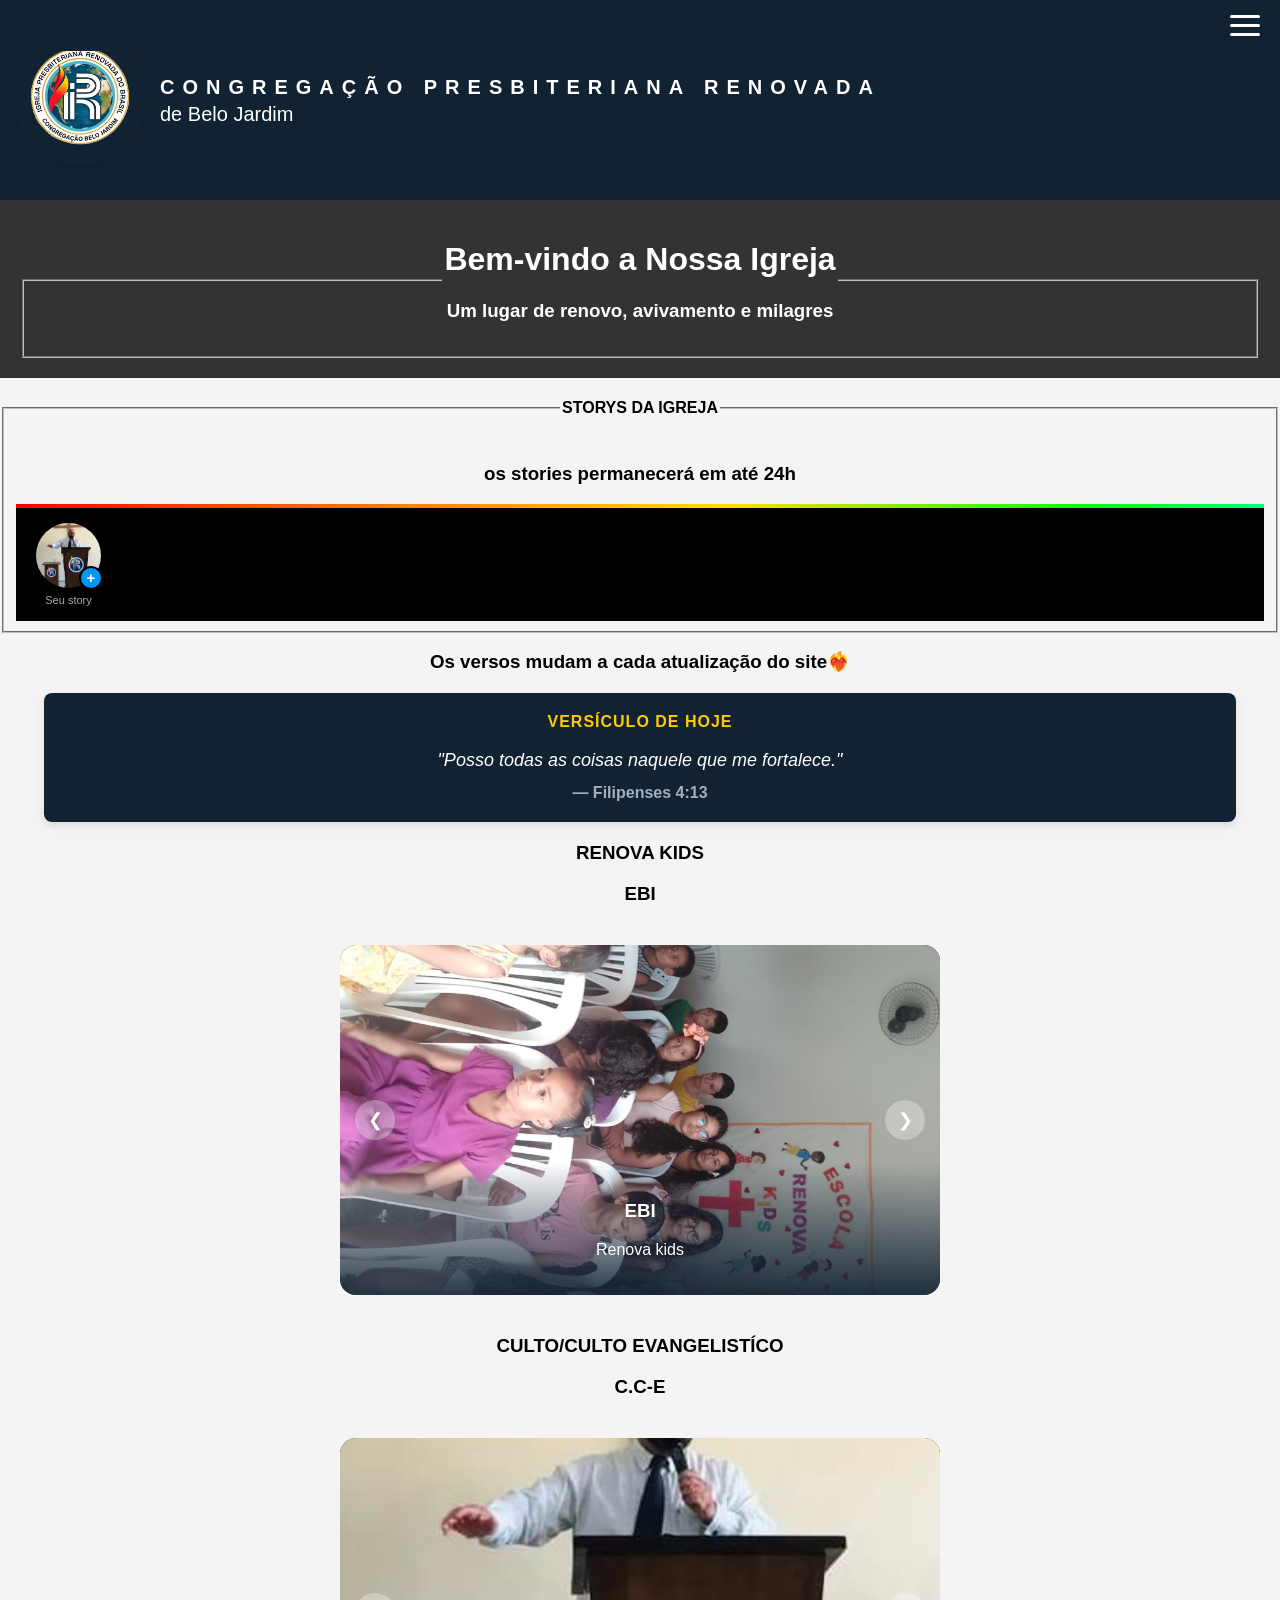
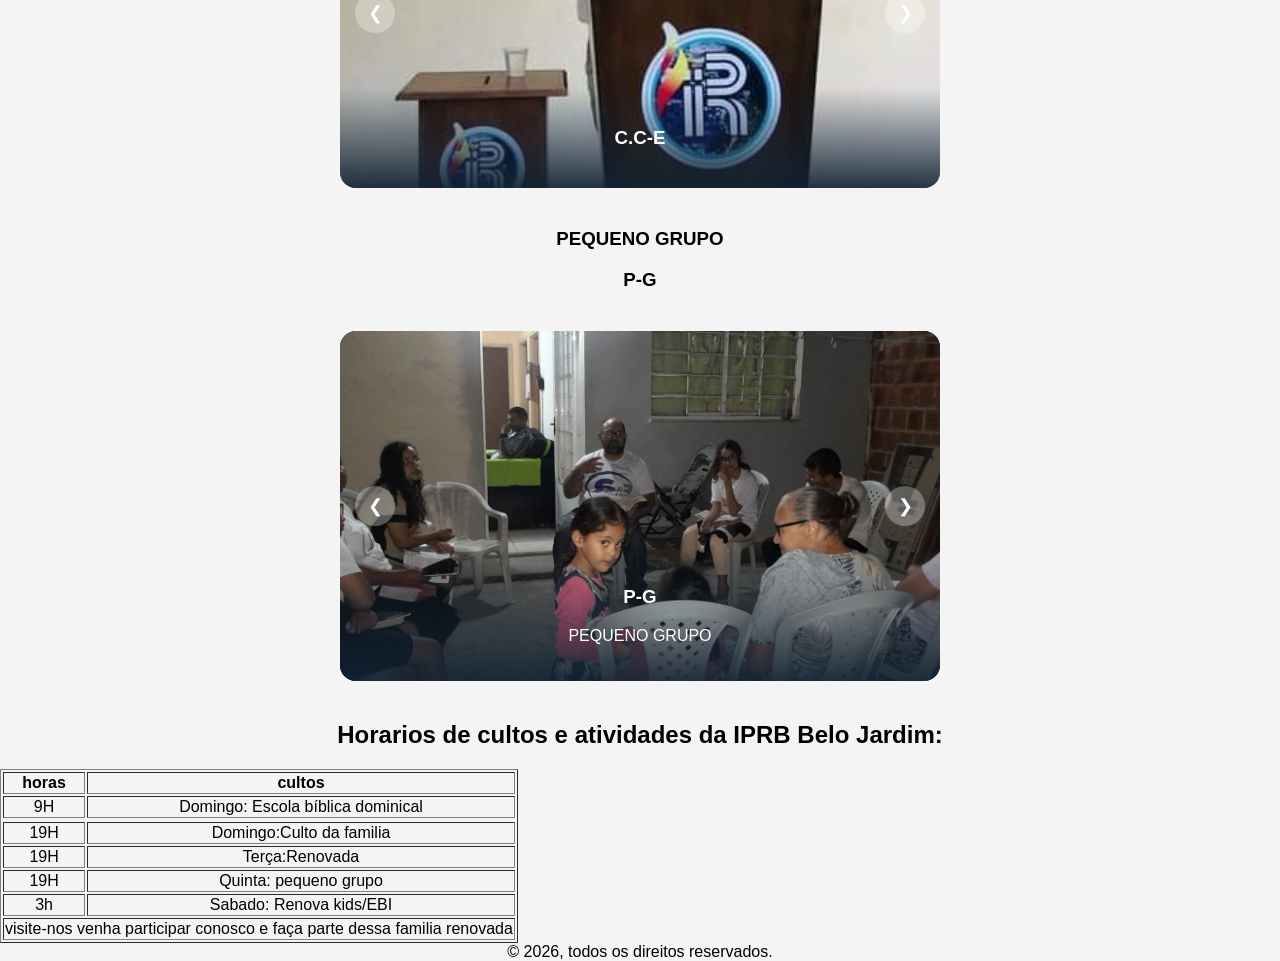
<file: index.html>
<!DOCTYPE html>
<html lang="pt-BR">
<head>
<meta name="viewport" content="width=device-width, initial-scale=0.8">
    <meta charset="UTF-8">
    <meta name="viewport" content="width=device-width, initial-scale=0.8">
 
    <title>IGREJA PRESBITERIANA DE BELO JARDIM</title>
<link rel="stylesheet" href="style NAO MECHA.css">
</head>

  <style>
/*LINHA RGB*/
.linha-rgb {
    width: 100%;          /* Ocupa toda a largura da tela */
    height: 4px;          /* Espessura da linha (aumente se quiser mais grossa) */
    border: none;
    background: linear-gradient(90deg, #ff0000, #ff7700, #ffdd00, #00ff00, #00ffff, #0000ff, #8b00ff, #ff0000);
    background-size: 200% 100%; /* Aumenta o fundo para o efeito poder correr */
    animation: efeitoRGB 4s linear infinite; /* Roda a animação em 4 segundos infinitamente */
}

/* O segredo da animação: faz o degradê se mover para o lado */
@keyframes efeitoRGB {
    0% {
        background-position: 0% 50%;
    }
    100% {
        background-position: 200% 50%;
    }
}
/*FIM DQ LINHA RGB*/


/*COMEÇO DO STORIES*/
/* Legenda moderna por cima da mídia (estilo Instagram) */
.story-legenda {
    position: absolute;
    bottom: 50px; /* Fica na parte de baixo, acima do botão de fechar */
    left: 20px;
    right: 20px;
    background: rgba(0, 0, 0, 0.6); /* Fundo preto suave */
    color: #ffffff;
    padding: 12px 18px;
    border-radius: 10px;
    font-size: 16px;
    font-weight: 500;
    text-align: center;
    font-family: sans-serif;
    z-index: 110; /* Garante que fica na frente do vídeo */
    word-break: break-word;
    box-shadow: 0 4px 10px rgba(0,0,0,0.3);
}
.secao-stories {
    display: flex;
    padding: 15px;
    background-color: #000000;
    overflow-x: auto;
    width: 100%;
    box-sizing: border-box;
}

.container-stories {
    display: flex;
    gap: 15px;
    align-items: flex-start;
}

.story-circulo {
    display: flex;
    flex-direction: column;
    align-items: center;
    justify-content: center;
    cursor: pointer;
    width: 75px;
    text-align: center;
}

.story-circulo span {
    margin-top: 6px;
    font-size: 11px;
    color: #a8a8a8;
    font-family: sans-serif;
    white-space: nowrap;
}

.wrapper-foto-perfil {
    position: relative;
    width: 65px;
    height: 65px;
    display: flex;
    align-items: center;
    justify-content: center;
}

.foto-perfil-add {
    width: 100%;
    height: 100%;
    border-radius: 50% !important;
    object-fit: cover;
}

.badge-add {
    position: absolute;
    bottom: -2px;
    right: -2px;
    background-color: #0095f6;
    color: white;
    width: 20px;
    height: 20px;
    border-radius: 50%;
    display: flex;
    align-items: center;
    justify-content: center;
    font-size: 15px;
    font-weight: bold;
    border: 2px solid #000000;
    z-index: 2;
}

.borda-colorida {
    width: 65px;
    height: 65px;
    border-radius: 50% !important;
    background: linear-gradient(45deg, #f99d1c, #e72c67, #b92994);
    padding: 2.5px;
    display: flex;
    justify-content: center;
    align-items: center;
    box-sizing: border-box;
    position: relative;
}

.borda-colorida img {
    width: 100%;
    height: 100%;
    border-radius: 50% !important;
    object-fit: cover;
    border: 2px solid #000000;
}

.btn-deletar-story {
    position: absolute;
    top: -2px;
    right: -2px;
    background: #ff3b30;
    color: white;
    border: none;
    border-radius: 50%;
    width: 18px;
    height: 18px;
    font-size: 12px;
    font-weight: bold;
    cursor: pointer;
    display: flex;
    align-items: center;
    justify-content: center;
    z-index: 10;
}

.story-modal {
    display: none;
    position: fixed;
    top: 0;
    left: 0;
    width: 100%;
    height: 100%;
    background-color: #000000;
    z-index: 99999;
    justify-content: center;
    align-items: center;
}

.story-conteudo {
    position: relative;
    width: 100%;
    max-width: 450px;
    height: 100%;
    display: flex;
    justify-content: center;
    align-items: center;
}

.story-midia {
    width: 100%;
    height: 100%;
    object-fit: contain;
}

/* Novo: Tela exclusiva para exibição de avisos em Texto */
.story-texto-tela {
    width: 100%;
    height: 100%;
    display: flex;
    justify-content: center;
    align-items: center;
    padding: 30px;
    box-sizing: border-box;
    color: #ffffff;
    font-size: 24px;
    font-weight: bold;
    text-align: center;
    font-family: -apple-system, BlinkMacSystemFont, "Segoe UI", Roboto, Helvetica, Arial, sans-serif;
    word-break: break-word;
}

.barra-progresso-bg {
    position: absolute;
    top: 12px;
    left: 10px;
    right: 10px;
    height: 2px;
    background-color: rgba(255, 255, 255, 0.35);
    border-radius: 2px;
    z-index: 100;
}

.barra-progresso {
    width: 0%;
    height: 100%;
    background-color: #ffffff;
    border-radius: 2px;
}

.story-header {
    position: absolute;
    top: 25px;
    left: 15px;
    right: 15px;
    display: flex;
    justify-content: space-between;
    align-items: center;
    z-index: 100;
}

.story-header-perfil {
    display: flex;
    align-items: center;
    gap: 10px;
}

.story-header-perfil img {
    width: 32px;
    height: 32px;
    border-radius: 50%;
    object-fit: cover;
}

.story-header-nome {
    color: white;
    font-weight: 600;
    font-size: 14px;
    text-shadow: 1px 1px 3px rgba(0,0,0,0.6);
}

.fechar-story {
    color: rgba(255, 255, 255, 0.75);
    font-size: 30px;
    cursor: pointer;
    padding: 0 5px;
}
/*======FIM DOS STORYS===========*/
  /*=========slides 1===========*/
.carrossel-bloco-seis {
    position: relative;
    max-width: 600px;
    height: 350px;
    margin: 0 auto;
    overflow: hidden;
    border-radius: 16px;
    background-color: #112233;
}

.lista-slides-seis {
    padding: 0;
    margin: 0;
    list-style: none;
    width: 100%;
    height: 100%;
}

.item-slide-seis {
    position: absolute;
    top: 0;
    left: 0;
    width: 100%;
    height: 100%;
    opacity: 0;
    transition: opacity 0.5s ease-in-out;
}

.item-slide-seis.ativo-seis {
    opacity: 1;
    position: relative;
}

.item-slide-seis img {
    width: 100%;
    height: 100%;
    object-fit: cover;
}

.legenda-seis {
    position: absolute;
    bottom: 0;
    width: 100%;
    background: linear-gradient(transparent, rgba(17, 34, 51, 0.9));
    padding: 20px;
    color: white;
    text-align: center;
    box-sizing: border-box;
}

/* Estilo das Setas do Carrossel 5 */
.seta-seis {
    position: absolute;
    top: 50%;
    transform: translateY(-50%);
    background-color: rgba(255, 255, 255, 0.3);
    color: white;
    border: none;
    width: 40px;
    height: 40px;
    border-radius: 50%;
    cursor: pointer;
    font-size: 18px;
    z-index: 10;
}

.seta-esq-seis { left: 15px; }
.seta-dir-seis { right: 15px; }
/*--=========FINAL DO 1SLIDES=------------*/
    /*=========slides 2===========*/
 .carrossel-bloco-tres {
    position: relative;
    max-width: 600px;
    height: 350px;
    margin: 0 auto;
    overflow: hidden;
    border-radius: 16px;
    background-color: #112233;
}

.lista-slides-tres {
    padding: 0;
    margin: 0;
    list-style: none;
    width: 100%;
    height: 100%;
}

.item-slide-tres {
    position: absolute;
    top: 0;
    left: 0;
    width: 100%;
    height: 100%;
    opacity: 0;
    transition: opacity 0.5s ease-in-out;
}

.item-slide-tres.ativo-tres {
    opacity: 1;
    position: relative;
}

.item-slide-tres img {
    width: 100%;
    height: 100%;
    object-fit: cover;
}

.legenda-tres {
    position: absolute;
    bottom: 0;
    width: 100%;
    background: linear-gradient(transparent, rgba(17, 34, 51, 0.9));
    padding: 20px;
    color: white;
    text-align: center;
    box-sizing: border-box;
}

/* Estilo das Setas do Carrossel 2 */
.seta-tres {
    position: absolute;
    top: 50%;
    transform: translateY(-50%);
    background-color: rgba(255, 255, 255, 0.3);
    color: white;
    border: none;
    width: 40px;
    height: 40px;
    border-radius: 50%;
    cursor: pointer;
    font-size: 18px;
    z-index: 10;
}

.seta-esq-tres { left: 15px; }
.seta-dir-tres { right: 15px; } 
/*--=========FINAL DO 2SLIDES=------------*/
/*=====SLIDES 3=====*/
.carrossel-bloco-quatro {
    position: relative;
    max-width: 600px;
    height: 350px;
    margin: 0 auto;
    overflow: hidden;
    border-radius: 16px;
    background-color: #112233;
}

.lista-slides-quatro {
    padding: 0;
    margin: 0;
    list-style: none;
    width: 100%;
    height: 100%;
}

.item-slide-quatro {
    position: absolute;
    top: 0;
    left: 0;
    width: 100%;
    height: 100%;
    opacity: 0;
    transition: opacity 0.5s ease-in-out;
}

.item-slide-quatro.ativo-quatro {
    opacity: 1;
    position: relative;
}

.item-slide-quatro img {
    width: 100%;
    height: 100%;
    object-fit: cover;
}

.legenda-quatro {
    position: absolute;
    bottom: 0;
    width: 100%;
    background: linear-gradient(transparent, rgba(17, 34, 51, 0.9));
    padding: 20px;
    color: white;
    text-align: center;
    box-sizing: border-box;
}

/* Estilo das Setas do Carrossel 3 */
.seta-quatro {
    position: absolute;
    top: 50%;
    transform: translateY(-50%);
    background-color: rgba(255, 255, 255, 0.3);
    color: white;
    border: none;
    width: 40px;
    height: 40px;
    border-radius: 50%;
    cursor: pointer;
    font-size: 18px;
    z-index: 10;
}

.seta-esq-quatro { left: 15px; }
.seta-dir-quatro { right: 15px; }
/*=====FIM DO 3SLIDES=====*/

 /* =======Barra de Topo Azul Escuro ====*/
            .navbar {
            background-color: #112233; /* Azul escuro igual ao do vídeo */
            color: white;
            padding: 15px 20px;
            display: flex;
            justify-content: space-between;
            align-items: center;
            position: fixed;
            width: 100%;
            top: 0;
            box-sizing: border-box;
            z-index: 1000;
        }

        .logo {
            font-weight: bold;
            font-size: 18px;
        }
     /*=========fim==================*/
       /* Ícone do Hambúrguer */
          .menu-toggle {
            cursor: pointer;
            display: flex;
            flex-direction: column;
            justify-content: space-between;
            width: 30px;
            height: 21px;
            z-index: 1001;
        }

        .menu-toggle .bar {
            height: 3px;
            width: 100%;
            background-color: white;
            border-radius: 10px;
            transition: 0.3s;
        }

        /* Menu Lateral Oculto (Slide-in) */
        .menu-lateral {
            position: fixed;
            top: 0;
            right: -100%; /* Começa escondido na direita */
            width: 280px;
            height: 100vh;
            background-color: #1a2e40;
            padding-top: 80px;
            transition: 0.4s ease;
            box-shadow: -5px 0 15px rgba(0,0,0,0.3);
            z-index: 999;
        }

        /* Quando o menu estiver ativo */
        .menu-lateral.active {
            right: 0;
        }

        /* Links do Menu */
        .menu-lateral a {
            display: block;
            padding: 15px 25px;
            color: #ffffff;
            text-decoration: none;
            font-size: 18px;
            border-bottom: 1px solid #253d54;
            transition: 0.2s;
        }

        .menu-lateral a:hover {
            background-color: #253d54;
            padding-left: 35px; /* Efeito sutil ao passar o mouse */
        }

        /* Botão de Fechar dentro do menu */
        .close-btn {
            position: absolute;
            top: 20px;
            right: 20px;
            color: white;
            font-size: 30px;
            cursor: pointer;
        }
       
               /* ConfiguraÃ§Ãµes Gerais */
        body {
            font-family: Arial, sans-serif;
            margin: 0;
            padding: 0;
            background-color: #f4f4f4;
            text-align: center;
        }

        header {
            background-color:#333;
            color: white;
            padding: 20px;
        }


        .caixa-destaque h2 {
            margin-top: 0;
            color: #000;
            border-bottom: 2px solid #ddd;
            padding-bottom: 10px;
        }
            /* --- 1. BARRA SUPERIOR MARROM (NOVA) --- */
        .barra-topo {
            background-color: #a0784c; 
            padding: 8px 20px;
            display: flex;
            justify-content: flex-end; 
            gap: 15px; 
        }
        .barra-topo a {
            color: white;
            text-decoration: none;
            font-size: 12px;
            font-weight: bold;
            text-transform: uppercase;
        }

        /* --- 2. CABEÃ‡ALHO PRINCIPAL AZUL (NOVA) --- */
        .cabecalho-principal {
            background-color: #0d2343; 
            padding: 15px 20px;
            display: flex;
            justify-content: space-between; 
            align-items: center;
        }
        .logo-igreja {
            display: flex;
            align-items: center;
            gap: 10px;
            color: white;
            text-align: left;
        }
        .logo-igreja img {
            height: 50px; 
        }
        .logo-texto h1 {
            font-size: 14px;
            margin: 0;
            text-transform: uppercase;
            letter-spacing: 1px;
        }
        .logo-texto p {
            font-size: 18px;
            font-weight: bold;
            margin: 0;
        }
        .botoes-direita {
            display: flex;
            gap: 15px;
        }
        .botao-topo {
            background-color: rgba(255, 255, 255, 0.1);
            border: none;
            color: white;
            padding: 10px;
            border-radius: 8px;
            cursor: pointer;
            font-size: 18px;
        }

        /* --- 4. QUADRADO DESTAQUES --- */
        .caixa-destaque {
            border: 2px solid #333;
            border-radius: 15px; 
            max-width: 600px;
            margin: 40px auto;
            padding: 20px;
            background-color: white;
            box-shadow: 0 2px 5px rgba(0,0,0,0.1);
        }
</style>
    
 <body>
 <div style="background-color: #112233; min-height: 200px; padding: 20px 15px; display: flex; align-items: center; justify-content: flex-start; gap: 15px; width: 100%; box-sizing: border-box; overflow: visible;">
    
    <img src="Logo.png" alt="Logo" 
         style="width: 130ppx; height: 130px; object-fit: cover; border-radius: 50% !important; box-shadow: 0px 4px 10px rgba(0,0,0,0.1); flex-shrink: 0; display: block;">
    
    <div style="display: flex; flex-direction: column; text-align: left;">
        <h2 style="color: #ffffff; font-family: Arial, sans-serif; font-size: 20px; font-weight: bold; margin: 0; line-height: 1.3; text-transform: uppercase; letter-spacing: 8.0px;">
            congregação presbiteriana renovada
        </h2>
        <span style="font-family: Arial, sans-serif; font-size: 20px; color: white; font-weight: 500; margin-top: 3px;">
            de Belo Jardim
        </span>
    </div>

</div>

</div>

</div>
 <!-------MENU AMBURGUER------------>
    <nav class="navbar">
        <div class="logo"></div>
        
        <div class="menu-toggle" id="mobile-menu">
            <span class="bar"></span>
            <span class="bar"></span>
            <span class="bar"></span>
        </div>
    </nav>

    <div class="menu-lateral" id="nav-menu">
        <div class="close-btn" id="close-menu">&times;</div>
        
        <a href="#">Início</a>
        
        <a href="quem-somos.html">Quem Somos</a>
        
        <a href="">Ministérios</a>
        
        <a href="#">Agenda da Igreja</a>
        
        <a href="pedido de oração.html">Pedidos de Oração</a>
        
        <a href="Dizimo-e-ofertas.html">Dízimos e Ofertas</a>
        
        <a href="contato.html">Contato</a>
        
    </div>
   <!------=========================-------->
<header>
<fieldset>
           
<legend><h1>Bem-vindo a Nossa Igreja</h1><legend>
<h3>Um lugar de renovo, avivamento e milagres</h3>
</fieldset>
</header>
<fieldset> 
    <legend><h4>STORYS DA IGREJA</h4></legend>
    <h3>os stories permanecerá em até 24h </h3>
    <div class="linha-rgb"></div>


   <!----=========STORES========------>
<!-- ================= SEÇÃO DE STORIES ESTILO INSTAGRAM ================= -->
<section class="secao-stories">
    <div class="container-stories" id="listaStoriesContainer">
        
        <!-- Botão "Seu Story" com o '+' azul sobreposto à sua foto -->
        <div class="story-circulo seu-story-btn" onclick="criarNovoStoryAtravésDeAdmin()">
            <div class="wrapper-foto-perfil">
                <img src="Culto/fotos01.jpg" alt="Seu perfil" class="foto-perfil-add">
                <div class="badge-add">+</div>
            </div>
            <span>Seu story</span>
        </div>

    </div>
</section>

<!-- ================= MODAL DE VISUALIZAÇÃO EM TELA CHEIA ================= -->
<div id="modalVisualizarStory" class="story-modal">
    <div class="story-conteudo">
        <div class="barra-progresso-bg">
            <div id="barraProgressoStory" class="barra-progresso"></div>
        </div>
        
        <div class="story-header">
            <div class="story-header-perfil">
                <img src="Culto/fotos01.jpg" alt="Igreja">
                <span class="story-header-nome">Stories</span>
            </div>
            <span class="fechar-story" onclick="fecharStoryAtual()">&times;</span>
        </div>
        
        <!-- Área dinâmica onde entra Foto, Vídeo ou o Texto formatado -->
        <div id="containerMidiaStory" style="width:100%; height:100%;"></div>
    </div>
</div>
</fieldset>
<!------====FIM DOSTORYS=========---->
<h3>Os versos mudam a cada atualização do site❤️‍🔥</h3>
<!--=========Versículo do Dia======-->
<div class="secao-versiculo" style="background: #112233; color: white; padding: 20px; margin: 20px auto; max-width: 90%; border-radius: 8px; text-align: center; box-shadow: 0 4px 8px rgba(0,0,0,0.1);">
    <h3 style="margin-top: 0; color: #ffcc00; font-size: 16px; text-transform: uppercase; letter-spacing: 1px;">Versículo de Hoje</h3>
    <p id="texto-versiculo" style="font-style: italic; font-size: 18px; line-height: 1.5; margin: 10px 0;">"Carregando palavra do dia..."</p>
    <span id="referencia-versiculo" style="font-weight: bold; display: block; margin-top: 5px; color: #a0b0c0;">— Bíblia Sagrada</span>
</div>   
<!----=======FIMM===========------>
    
<!------======SLIDES 1============-------->
<section>
    <h3>RENOVA KIDS</h3>
    <h3>EBI</h3>
    <div class="container-geral-carrossel6" style="margin-top: 40px; margin-bottom: 40px;">
        <div class="carrossel-bloco-seis">
            <!-- Botões de avançar e voltar (chamando a função 6) -->
            <button class="seta-seis seta-esq-seis" onclick="navegarSlideSeis(-1)">&#10094;</button>
            
            <ul class="lista-slides-seis">
                <!-- Foto 1 (Começa ativa) -->
                <li class="item-slide-seis ativo-seis">
                    <img src="renova/renova1.jpg" alt="Foto Quinto Carrossel 1">
                    <div class="legenda-seis">
                        <h3>EBI</h3>
                        <p>Renova kids</p>
                    </div>
                </li>
                
                <!-- Foto 2 -->
                <li class="item-slide-seis">
                    <img src="renova/renova2.jpg" alt="Foto Quinto Carrossel 2">
                    <div class="legenda-seis">
                           <h3>EBI</h3>
                        <p>Renova kids</p>
                    </div>
                </li>
                                <!-- Foto 3 -->
                <li class="item-slide-seis">
                    <img src="renova/renova3.jpg" alt="Foto Quinto Carrossel 2">
                    <div class="legenda-seis">
                          <h3>EBI</h3>
                        <p>Renova kids</p>
                    </div>
                </li>
                                <!-- Foto 4-->
                <li class="item-slide-seis">
                    <img src="renova/renova4.jpg" alt="Foto Quinto Carrossel 2">
                    <div class="legenda-seis">
                          <h3>EBI</h3>
                        <p>Renova kids</p>
                    </div>
                </li>
                                <!-- Foto 5 -->
                <li class="item-slide-seis">
                    <img src="renova/renova5.jpg" alt="Foto Quinto Carrossel 2">
                    <div class="legenda-seis">
                          <h3>EBI</h3>
                        <p>Renova kids</p>
                    </div>
                </li>
                                <!-- Foto 6 -->
                <li class="item-slide-seis">
                    <img src="renova/renova6.jpg" alt="Foto Quinto Carrossel 2">
                    <div class="legenda-seis">
                           <h3>EBI</h3>
                        <p>Renova kids</p>
                    </div>
                </li>
                                <!-- Foto 7 -->
                <li class="item-slide-seis">
                    <img src="renova/renova7.jpg" alt="Foto Quinto Carrossel 2">
                    <div class="legenda-seis">
                           <h3>EBI</h3>
                        <p>Renova kids</p>
                    </div>
                </li>
                <!-- Foto 8-->
                <li class="item-slide-seis">
                    <img src="renova/renova8.jpg" alt="Foto Quinto Carrossel 2">
                    <div class="legenda-seis">
                            <h3>EBI</h3>
                        <p>Renova kids</p>
                    </div>
                </li>
                <!-- Foto 9 -->
                <li class="item-slide-seis">
                    <img src="renova/renova9.jpg" alt="Foto Quinto Carrossel 2">
                    <div class="legenda-seis">
                            <h3>EBI</h3>
                        <p>Renova kids</p>
                    </div>
                </li>
                <!-- Foto 10 -->
                <li class="item-slide-seis">
                    <img src="renova/renova10.jpg" alt="Foto Quinto Carrossel 2">
                    <div class="legenda-seis">
                            <h3>EBI</h3>
                        <p>Renova kids</p>
                    </div>
                </li>
                <!-- Foto 11 -->
                <li class="item-slide-seis">
                    <img src="renova/renova11.jpg" alt="Foto Quinto Carrossel 2">
                    <div class="legenda-seis">
                           <h3>EBI</h3>
                        <p>Renova kids</p>
                    </div>
                </li>
                <!-- Foto 12 -->
                <li class="item-slide-seis">
                    <img src="renova/renova12.jpg" alt="Foto Quinto Carrossel 2">
                    <div class="legenda-seis">
                         <h3>EBI</h3>
                        <p>Renova kids</p>
                    </div>
                </li>
                <!-- Foto 13 -->
                <li class="item-slide-seis">
                    <img src="renova/renova13.jpg" alt="Foto Quinto Carrossel 2">
                    <div class="legenda-seis">
                          <h3>EBI</h3>
                        <p>Renova kids</p>
                    </div>
                </li>
                <!-- Foto 14-->
                <li class="item-slide-seis">
                    <img src="renova/renova14.jpg" alt="Foto Quinto Carrossel 2">
                    <div class="legenda-seis">
                         <h3>EBI</h3>
                        <p>Renova kids</p>
                    </div>
                </li>
                <!-- Foto 15 -->
                <li class="item-slide-seis">
                    <img src="renova/renova15.jpg" alt="Foto Quinto Carrossel 2">
                    <div class="legenda-seis">
                        <h3>EBI</h3>
                        <p>Renova kids</p>
                    </div>
                </li>
                <!-- Foto 16 -->
                <li class="item-slide-seis">
                    <img src="renova/renova16.jpg" alt="Foto Quinto Carrossel 2">
                    <div class="legenda-seis">
                         <h3>EBI</h3>
                        <p>Renova kids</p>
                    </div>
                </li>
                <!-- Foto 17 -->
                <li class="item-slide-seis">
                    <img src="renova/renova17.jpg" alt="Foto Quinto Carrossel 2">
                    <div class="legenda-seis">
                            <h3>EBI</h3>
                        <p>Renova kids</p>
                    </div>
                </li>
                <!-- Foto 18 -->
                <li class="item-slide-seis">
                    <img src="renova/renova18.jpg" alt="Foto Quinto Carrossel 2">
                    <div class="legenda-seis">
                          <h3>EBI</h3>
                        <p>Renova kids</p>
                    </div>
                </li>
                <!-- Foto 19 -->
                <li class="item-slide-seis">
                    <img src="renova/renova19.jpg" alt="Foto Quinto Carrossel 2">
                    <div class="legenda-seis">
                            <h3>EBI</h3>
                        <p>Renova kids</p>
                    </div>
                </li>
            </ul>

            <button class="seta-seis seta-dir-seis" onclick="navegarSlideSeis(1)">&#10095;</button>
        </div>
    </div>
</section>

   <!------==========f===============-------->
   
<h3>CULTO/CULTO EVANGELISTÍCO<h3>
   <!------=======SLIDES 2=============-------->
    <h3>C.C-E</h3>
    <section>
    <h3></h3>
    <div class="container-geral-carrossel3" style="margin-top: 40px; margin-bottom: 40px;">
        <div class="carrossel-bloco-tres">
            <button class="seta-tres seta-esq-tres" onclick="navegarSlideTres(-1)">&#10094;</button>
            
            <ul class="lista-slides-tres">
                <li class="item-slide-tres ativo-tres">
                    <img src="Culto/fotos01.jpg" alt="Foto Nova 1">
                    <div class="legenda-tres">
                        <h3>C.C-E</h3>
                    </div>
                </li>
                
                <li class="item-slide-tres">
                    <img src="Culto/fotos02.jpg" alt="Foto Nova 2">
                    <div class="legenda-tres">
                        <h3>C.C-E</h3>
                    </div>
                </li>
                <li class="item-slide-tres">
                    <img src="Culto/fotos03.jpg" alt="Foto Nova 1">
                    <div class="legenda-tres">
                    <h3>C.C-E</h3>
                    </div>
                </li>
                <li class="item-slide-tres">
                    <img src="Culto/fotos04.jpg" alt="Foto Nova 2">
                    <div class="legenda-tres">
                          <h3>C.C-E</h3>
                       </div>
                </li>
                <li class="item-slide-tres">
                    <img src="Culto/fotos05.jpg" alt="Foto Nova 1">
                    <div class="legenda-tres">
                      <h3>C.C-E</h3>
                    </div>
                </li>
                <li class="item-slide-tres">
                    <img src="Culto/fotos06.jpg" alt="Foto Nova 2">
                    <div class="legenda-tres">
                        <h3>C.C-E</h3>
                        </div>
                </li>
                                <li class="item-slide-tres">
                    <img src="Culto/fotos07.jpg" alt="Foto Nova 2">
                    <div class="legenda-tres">
                          <h3>C.C-E</h3>
                        </div>
                </li>
            </ul>

            <button class="seta-tres seta-dir-tres" onclick="navegarSlideTres(1)">&#10095;</button>
        </div>
    </div>
</section>
<!------====fimm slides 2==========-------->
    
<!-----========SLIDES 3==============--->
    <h3>PEQUENO GRUPO</h3>
<section>
    <h3>P-G</h3>
    <div class="container-geral-carrossel4" style="margin-top: 40px; margin-bottom: 40px;">
        <div class="carrossel-bloco-quatro">
            <!-- Botões de avançar e voltar (chamando a função 4) -->
            <button class="seta-quatro seta-esq-quatro" onclick="navegarSlideQuatro(-1)">&#10094;</button>
            
            <ul class="lista-slides-quatro">
                <!-- Foto 1 (Começa ativa) -->
                <li class="item-slide-quatro ativo-quatro">
                    <img src="PG/grupo01.jpg" alt="Foto Terceiro Carrossel 1">
                    <div class="legenda-quatro">
                        <h3>P-G</h3>
                        <p>PEQUENO GRUPO</p>
                    </div>
                </li>
                
                <!-- Foto 2 -->
                <li class="item-slide-quatro">
                    <img src="PG/grupo02.jpg" alt="Foto Terceiro Carrossel 2">
                    <div class="legenda-quatro">
                     <h3>P-G</h3>
                        <p>PEQUENO GRUPO</p>
                    </div>
                </li>
            </ul>

            <button class="seta-quatro seta-dir-quatro" onclick="navegarSlideQuatro(1)">&#10095;</button>
        </div>
    </div>
</section>
<!-----========FIM DO SLIDES 3==============--->



<!-------NAO MEXA===---->
<section>
        <h2>Horarios de cultos e atividades da IPRB Belo Jardim:</h2>
        <table border="1">
            <thead>
                <tr>
                    <th>horas</th>
                        <th>cultos</th>
                </tr>
                </thead>
                <tbody>
                                        <tr>
                        <td>9H</td>
                        <td>Domingo: Escola bíblica dominical</td>
                <tr>
                    <tr>
                        <td>19H</td>
                        <td>Domingo:Culto da familia</td>
                <tr>
                    <td>19H</td>
                    <td>Terça:Renovada</td>
                </tr>
                <tr>
                    <td>19H</td>
                    <td>Quinta: pequeno grupo</td>
                </tr>
                <tr>
                    <td>3h</td>
                    <td>Sabado: Renova kids/EBI</td>
                </tr>
                </tbody
                    <tfoot>
                             <tr>
                        <td
                            colspan="2">visite-nos venha participar conosco e faça parte dessa familia renovada</td>
                    </tr>
</tfoot>
</table>
</section>
            
<script>
 /*=========SLIDES1================*/
   function navegarSlideSeis(direcao) {
    const slides = document.querySelectorAll('.item-slide-seis');
    let indiceAtivo = 0;

    slides.forEach((slide, index) => {
        if (slide.classList.contains('ativo-seis')) {
            indiceAtivo = index;
        }
    });

    slides[indiceAtivo].classList.remove('ativo-seis');

    let novoIndice = indiceAtivo + direcao;
    if (novoIndice >= slides.length) novoIndice = 0;
    if (novoIndice < 0) novoIndice = slides.length - 1;

    slides[novoIndice].classList.add('ativo-seis');
}

// Configuração para deixar o quinto carrossel AUTOMÁTICO (4000 = 4 segundos)
setInterval(function() {
    navegarSlideSeis(1);
}, 4000);
/*!------==FIM slides 1======-------*/


/*---=========SLIDES 2==========--*/
function navegarSlideQuatro(direcao) {
    const slides = document.querySelectorAll('.item-slide-quatro');
    let indiceAtivo = 0;

    slides.forEach((slide, index) => {
        if (slide.classList.contains('ativo-quatro')) {
            indiceAtivo = index;
        }
    });

    slides[indiceAtivo].classList.remove('ativo-quatro');

    let novoIndice = indiceAtivo + direcao;
    if (novoIndice >= slides.length) novoIndice = 0;
    if (novoIndice < 0) novoIndice = slides.length - 1;

    slides[novoIndice].classList.add('ativo-quatro');
}

// Configuração para deixar o terceiro carrossel AUTOMÁTICO (4000 = 4 segundos)
setInterval(function() {
    navegarSlideQuatro(1);
}, 3000);
/*==========FIM SLIDES 2============*/


/*==========SLIDES 3============*/
// Função para controlar o segundo carrossel através dos botões
function navegarSlideTres(direcao) {
    const slides = document.querySelectorAll('.item-slide-tres');
    let indiceAtivo = 0;

    slides.forEach((slide, index) => {
        if (slide.classList.contains('ativo-tres')) {
            indiceAtivo = index;
        }
    });

    slides[indiceAtivo].classList.remove('ativo-tres');

    let novoIndice = indiceAtivo + direcao;
    if (novoIndice >= slides.length) novoIndice = 0;
    if (novoIndice < 0) novoIndice = slides.length - 1;

    slides[novoIndice].classList.add('ativo-tres');
}

// Configuração para deixar o segundo carrossel AUTOMÁTICO (4000 = 4 segundos)
setInterval(function() {
    navegarSlideTres(1);
}, 3000);
/*===========fim SLIDES 3============*/

/*=====MENU AMBURGUER======*/
    const menuToggle = document.getElementById('mobile-menu');
        const navMenu = document.getElementById('nav-menu');
        const closeMenu = document.getElementById('close-menu');

        // Abrir Menu
        menuToggle.addEventListener('click', () => {
            navMenu.classList.add('active');
        });

        // Fechar Menu no botão X
        closeMenu.addEventListener('click', () => {
            navMenu.classList.remove('active');
        });

        // Fechar Menu ao clicar em qualquer link
        const links = document.querySelectorAll('.menu-lateral a');
        links.forEach(link => {
            link.addEventListener('click', () => {
                navMenu.classList.remove('active');
            });
        });
 /*==========FIM MENU AMBURGUER============*/
 
 
 
/*-----=========STORIES===========---->*/
    const SENHA_ADMIN = "1234"; 
let bancoStories = JSON.parse(localStorage.getItem('stories_igreja')) || [];
let timeoutStoryAtivo;
let toqueTimer; 

function carregarStoriesNaTela() {
    const container = document.getElementById('listaStoriesContainer');
    if (!container) return;
    
    const elementosStory = container.querySelectorAll('.story-item-postado');
    elementosStory.forEach(el => el.remove());

    const tempoAgora = new Date().getTime();
    const vinteQuatroHoras = 24 * 60 * 60 * 1000;

    bancoStories = bancoStories.filter(story => (tempoAgora - story.dataPostagem) < vinteQuatroHoras);
    localStorage.setItem('stories_igreja', JSON.stringify(bancoStories));

    bancoStories.forEach((story, index) => {
        let capaHTML = '';
        if (story.tipo === 'texto') {
            capaHTML = `<div style="width:100%; height:100%; background:${story.fundo}; border-radius:50%; display:flex; align-items:center; justify-content:center; color:white; font-size:10px; font-weight:bold;">Texto</div>`;
        } else {
            // CORREÇÃO: Garante que a capa do círculo puxe da pasta Culto/ de forma correta
            const capaUrl = story.arquivo;
            capaHTML = `<img src="Culto/fotos01.jpg" alt="Story">`;
        }
        
        const novoStoryHTML = document.createElement('div');
        novoStoryHTML.classList.add('story-circulo', 'story-item-postado');
        
        novoStoryHTML.addEventListener('touchstart', function() {
            toqueTimer = setTimeout(() => {
                removerStoryViaAdmin(index);
                toqueTimer = null;
            }, 1500);
        });

        novoStoryHTML.addEventListener('touchend', function() {
            if (toqueTimer) {
                clearTimeout(toqueTimer);
                abrirStoryPostado(index);
            }
        });

        novoStoryHTML.setAttribute('onclick', `abrirStoryPostado(${index})`);
        novoStoryHTML.setAttribute('oncontextmenu', `removerStoryViaAdmin(${index}); return false;`);
        
        novoStoryHTML.innerHTML = `
            <div class="borda-colorida">
                ${capaHTML}
            </div>
            <span>Igreja</span>
            <button class="btn-deletar-story" onclick="event.stopPropagation(); removerStoryViaAdmin(${index});">×</button>
        `;
        container.appendChild(novoStoryHTML);
    });
}

function criarNovoStoryAtravésDeAdmin() {
    const senhaDigitada = prompt("Senha do Administrador:");
    if (senhaDigitada !== SENHA_ADMIN) {
        if (senhaDigitada !== null) alert("Senha inválida!");
        return;
    }

    const escolha = prompt("Escolha o que deseja postar:\nDigite FOTO para arquivo da pasta\nDigite VIDEO para arquivo da pasta\nDigite TEXTO para criar um aviso").toUpperCase();
    
    if (escolha === "FOTO") {
        const nomeArquivo = prompt("Digite o nome exato da imagem que está no servidor (Ex: culto.jpg ou png):");
        if (!nomeArquivo) return;
        
        const tituloPost = prompt("Digite um título/legenda para esta foto (ou deixe em branco):");

        try {
            // CORREÇÃO: Mudado de "storang/" para "Culto/" para bater com suas pastas do GitHub
            const caminhoDaImagem = "Stories/" + nomeArquivo.trim();

            bancoStories.push({
                arquivo: caminhoDaImagem, 
                titulo: tituloPost,
                tipo: 'imagem',
                dataPostagem: new Date().getTime()
            });
            
            localStorage.setItem('stories_igreja', JSON.stringify(bancoStories));
            carregarStoriesNaTela();
            alert("Foto adicionada com sucesso!");
            
        } catch (err) {
            alert("Ocorreu um erro ao salvar o story.");
        }
    }
    else if (escolha === "VIDEO") {
        const nomeArquivo = prompt("Mova o vídeo para a pasta no Spck Editor e digite o nome exato dele (Ex: aviso.mp4):");
        if (!nomeArquivo) return;

        const tituloPost = prompt("Digite o título que aparecerá escrito por cima do vídeo:");

        // CORREÇÃO: Garante que o vídeo também seja salvo puxando da pasta correta "Culto/"
        const caminhoDoVideo = "Stories/" + nomeArquivo.trim();

        bancoStories.push({
            arquivo: caminhoDoVideo,
            titulo: tituloPost,
            tipo: 'video',
            dataPostagem: new Date().getTime()
        });
        localStorage.setItem('stories_igreja', JSON.stringify(bancoStories));
        carregarStoriesNaTela();
        alert("Vídeo publicado! Faça o Push no Spck Editor.");

    } else if (escolha === "TEXTO") {
        const textoAviso = prompt("Digite o texto do seu aviso para o Story:");
        if (!textoAviso) return;

        const corFundo = prompt("Escolha a cor de fundo (Ex: purple, blue, red) ou dê OK para o padrão:");
        const fundoFinal = corFundo ? corFundo : "linear-gradient(135deg, #8a2387, #e94057, #f27121)";

        bancoStories.push({
            texto: textoAviso,
            fundo: fundoFinal,
            tipo: 'texto',
            dataPostagem: new Date().getTime()
        });
        localStorage.setItem('stories_igreja', JSON.stringify(bancoStories));
        carregarStoriesNaTela();
        alert("Aviso em texto publicado!");
    }
}

function removerStoryViaAdmin(index) {
    const senhaDigitada = prompt("Digite a senha para APAGAR este story:");
    if (senhaDigitada === SENHA_ADMIN) {
        bancoStories.splice(index, 1);
        localStorage.setItem('stories_igreja', JSON.stringify(bancoStories));
        carregarStoriesNaTela();
        fecharStoryAtual();
        alert("Story apagado!");
    }
}

function abrirStoryPostado(index) {
    if (!bancoStories[index]) return;

    const story = bancoStories[index];
    const modal = document.getElementById('modalVisualizarStory');
    const containerMidia = document.getElementById('containerMidiaStory');
    const barra = document.getElementById('barraProgressoStory');

    modal.style.display = "flex";
    barra.style.width = "0%";
    containerMidia.innerHTML = "";
    let tempoDuracao = 5000;

    if (story.tipo === 'video') {
        const video = document.createElement('video');
        video.src = story.arquivo;
        video.className = "story-midia";
        video.autoplay = true;
        video.playsInline = true;
        containerMidia.appendChild(video);

        if (story.titulo) {
            const divLegenda = document.createElement('div');
            divLegenda.className = "story-legenda";
            divLegenda.innerText = story.titulo;
            containerMidia.appendChild(divLegenda);
        }

        video.onloadedmetadata = function() {
            tempoDuracao = video.duration * 1000;
            barra.style.transition = `width ${tempoDuracao}ms linear`;
            setTimeout(() => barra.style.width = "100%", 50);
            timeoutStoryAtivo = setTimeout(fecharStoryAtual, tempoDuracao);
        };
        video.onerror = function() {
            alert("Vídeo não encontrado no servidor.");
            fecharStoryAtual();
        };
    } else if (story.tipo === 'texto') {
        tempoDuracao = 7000;
        const divTexto = document.createElement('div');
        divTexto.className = "story-texto-tela";
        divTexto.style.background = story.fundo;
        divTexto.innerText = story.texto;
        containerMidia.appendChild(divTexto);

        barra.style.transition = `width ${tempoDuracao}ms linear`;
        setTimeout(() => barra.style.width = "100%", 50);
        timeoutStoryAtivo = setTimeout(fecharStoryAtual, tempoDuracao);
    } else {
        const img = document.createElement('img');
        img.src = story.arquivo;
        img.className = "story-midia";
        containerMidia.appendChild(img);

        if (story.titulo) {
            const divLegenda = document.createElement('div');
            divLegenda.className = "story-legenda";
            divLegenda.innerText = story.titulo;
            containerMidia.appendChild(divLegenda);
        }

        barra.style.transition = `width ${tempoDuracao}ms linear`;
        setTimeout(() => barra.style.width = "100%", 50);
        timeoutStoryAtivo = setTimeout(fecharStoryAtual, tempoDuracao);
    }
}

function fecharStoryAtual() {
    document.getElementById('modalVisualizarStory').style.display = "none";
    const containerMidia = document.getElementById('containerMidiaStory');
    if (containerMidia) containerMidia.innerHTML = "";
    clearTimeout(timeoutStoryAtivo);
}

carregarStoriesNaTela();
/*-----==FIM DOS STORIES======*/
/*======VERSÍCULOS==============*/
// Lista de versículos da igreja
const listaVersiculos = [
    { texto: "Porque Deus tanto amou o mundo que deu o seu Filho Unigênito, para que todo o que nele crer não pereça, mas tenha a vida eterna.", ref: "João 3:16" },
    { texto: "O Senhor é o meu pastor; de nada terei falta.", ref: "Salmo 23:1" },
    { texto: "Posso todas as coisas naquele que me fortalece.", ref: "Filipenses 4:13" },
    { texto: "Sejam fortes e corajosos. Não tenham medo nem fiquem apavorados por causa deles, pois o Senhor, o seu Deus, vai com vocês; nunca os deixará, nunca os abandonará.", ref: "Deuteronômio 31:6" },
    { texto: "Sabemos que Deus age em todas as coisas para o bem daqueles que o amam, dos que foram chamados de acordo com o seu propósito.", ref: "Romanos 8:28" },
    { texto: "Confie no Senhor de todo o seu coração e não se apóie em seu próprio entendimento; reconheça o Senhor em todos os seus caminhos, e ele endireitará as suas veredas.", ref: "Provérbios 3:5-6" },
    { texto: "Mil poderão cair ao seu lado e dez mil à sua direita, mas nada o atingirá.", ref: "Salmo 91:7" },
    { texto: "Buscai, pois, em primeiro lugar, o Reino de Deus e a sua justiça, e todas estas coisas vos serão acrescentadas.", ref: "Mateus 6:33" }
];

// Função que escolhe um versículo aleatório
function mostrarVersiculoAleatorio() {
    const indiceAleatorio = Math.floor(Math.random() * listaVersiculos.length);
    const versiculoEscolhido = listaVersiculos[indiceAleatorio];
    
    // Coloca o texto e a referência na tela
    document.getElementById('texto-versiculo').innerText = `"${versiculoEscolhido.texto}"`;
    document.getElementById('referencia-versiculo').innerText = `— ${versiculoEscolhido.ref}`;
}

// Executa a função assim que a página termina de carregar
window.addEventListener('DOMContentLoaded', mostrarVersiculoAleatorio);
/*========FINAL VERSÍCULOS==============*/
    /*===========LIKES============*/
/* ========================================================
 1. FUNÇÃO QUE ABRE E MOSTRA O STORY NA TELA
 ========================================================*/
function abrirStory(index) {
    // Pega o story atual usando a variável que você já tem no seu projeto
    let story = listaStories[index]; 
    let conteudoHTML = '';

    // Verifica se é vídeo pelo tipo OU se o link do arquivo contém ".mp4"
    if (story.tipo === 'video' || story.arquivo.includes('.mp4')) {
        
        // Pega os likes gravados no celular do usuário (se não tiver, começa em 0)
        let totalLikes = localStorage.getItem(`likes_story_${index}`) || 0;

        conteudoHTML = `
            <div style="position: relative; width: 100%; height: 100%; display: flex; align-items: center; justify-content: center; background: #000;">
                <!-- Vídeo do Story -->
                <video src="${story.arquivo}" autoplay style="width: 100%; height: 100%; object-fit: cover;"></video>
                
                <!-- CONTAINER DO BOTÃO DO CORAÇÃO PNG -->
                <div style="position: absolute; bottom: 70px; right: 20px; display: flex; flex-direction: column; align-items: center; gap: 6px; z-index: 99999;">
                    <button onclick="curtirVideo(${index}, this)" style="background: rgba(0,0,0,0.5); border: none; border-radius: 50%; width: 50px; height: 50px; display: flex; align-items: center; justify-content: center; cursor: pointer; backdrop-filter: blur(5px); transition: transform 0.2s; box-shadow: 0 4px 10px rgba(0,0,0,0.3);">
                        <!-- O coração vazado do seu print (Screenshot_20260627-221632.jpg) -->
                        <img id="img-coracao-${index}" src="coracao.png" alt="Curtir" style="width: 26px; height: 26px; object-fit: contain;">
                    </button>
                    <!-- Contador de pessoas que deram like -->
                    <span id="contador-likes-${index}" style="color: white; font-size: 13px; font-weight: bold; font-family: sans-serif; text-shadow: 1px 1px 3px rgba(0,0,0,0.8); background: rgba(0,0,0,0.4); padding: 2px 8px; border-radius: 10px;">
                        ${totalLikes}
                    </span>
                </div>
            </div>
        `;
    } else {
        // Se for uma foto comum, roda o código padrão abaixo:
        conteudoHTML = `
            <div style="width: 100%; height: 100%; background: #000;">
                <img src="${story.arquivo}" style="width: 100%; height: 100%; object-fit: cover;">
            </div>
        `;
    }

    // Renderiza o HTML dentro do seu modal de exibição
    document.getElementById('modal-stories').innerHTML = conteudoHTML;
}

/*========================================================
 2. FUNÇÃO QUE FAZ A CONTAGEM DOS LIKES AO CLICAR
========================================================*/
function curtirVideo(index, botao) {
    // Impede o clique de fechar ou pausar o story de fundo
    event.stopPropagation();

    // Efeito de pulo (animação) no botão ao clicar
    botao.style.transform = "scale(1.2)";
    setTimeout(() => { botao.style.transform = "scale(1)"; }, 200);

    // Pega a quantidade de likes na memória, soma +1 e salva de volta
    let atualLikes = parseInt(localStorage.getItem(`likes_story_${index}`)) || 0;
    let novoTotal = atualLikes + 1;
    localStorage.setItem(`likes_story_${index}`, novoTotal);
    
    // Atualiza o número do contador na tela na mesma hora
    document.getElementById(`contador-likes-${index}`).innerText = novoTotal;

    // Feedback visual: O círculo do botão acende em vermelho por um instante
    botao.style.backgroundColor = "#e53e3e"; 
    setTimeout(() => {
        botao.style.backgroundColor = "rgba(0,0,0,0.5)";
    }, 600);
}
    /*===============FIMM========*/
    </script>
    <footer>
        © 2026, todos os direitos reservados.
    </footer>
 
        

</body>
</html>
</file>
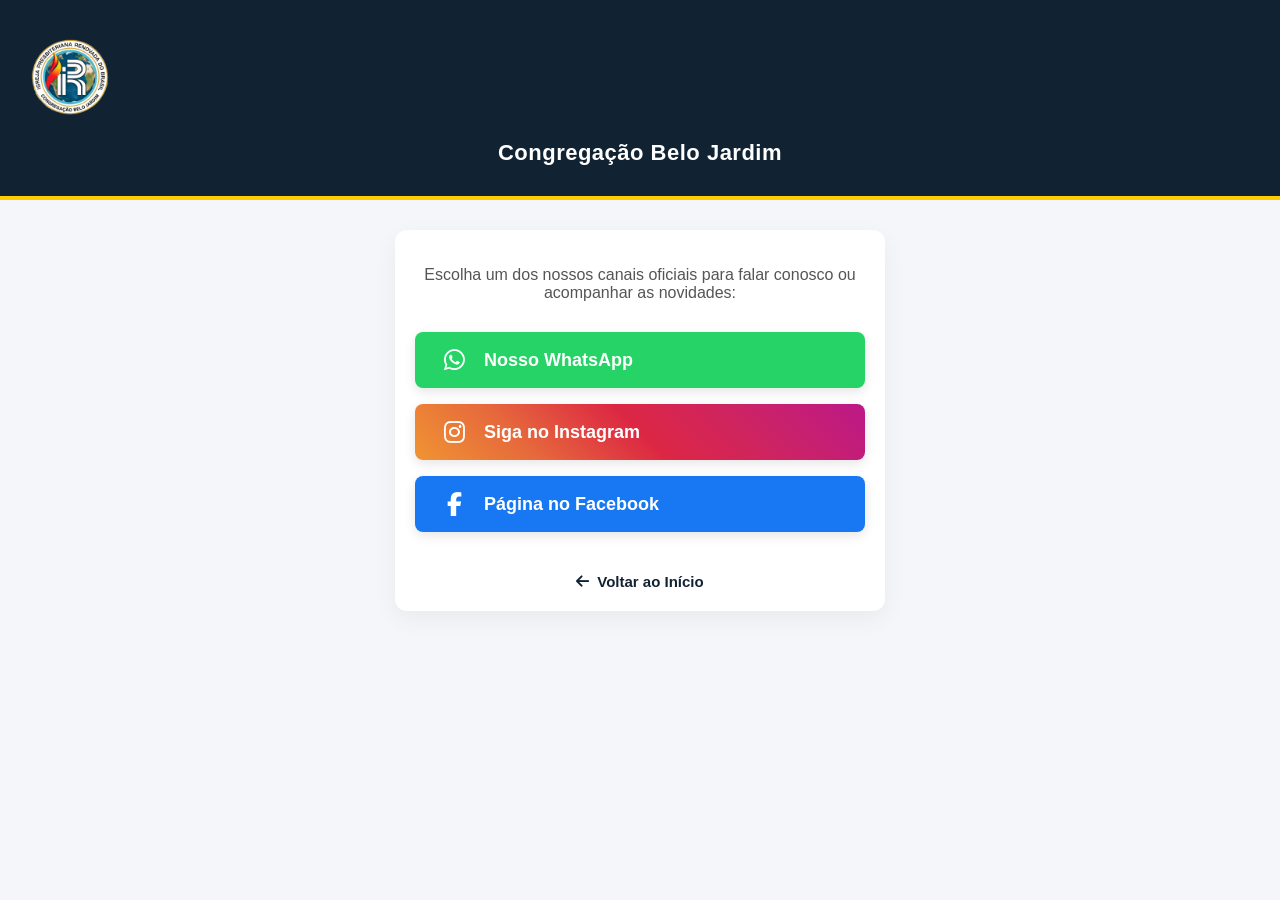
<file: contato.htm>
<!DOCTYPE html>
<html lang="pt-BR">
<head>
    <meta charset="UTF-8">
    <meta name="viewport" content="width=device-width, initial-scale=1.0">
    <title>Contatos - Igreja Presbiteriana Renovada</title>
    
    <!-- Puxando o seu arquivo de estilo original para manter a identidade do site -->
    <link rel="stylesheet" href="style%20NAO%20MECHA.css">
    
    <!-- Biblioteca de ícones bonitos para o WhatsApp, Instagram e Facebook -->
    <link rel="stylesheet" href="https://cdnjs.cloudflare.com/ajax/libs/font-awesome/6.4.0/css/all.min.css">
    
    <style>
        body {
            background-color: #f4f6f9;
            font-family: 'Segoe UI', Tahoma, Geneva, Verdana, sans-serif;
            margin: 0;
            padding: 0;
        }
        .header-contato {
            background-color: #112233; /* O azul escuro padrão da igreja */
            color: white;
            padding: 30px 20px;
            text-align: center;
            border-bottom: 4px solid #ffcc00; /* Linha de destaque amarela/ouro */
        }
        .logo-igreja {
            width: 100px;
            height: auto;
            margin-bottom: 10px;
        }
        .container-contato {
            max-width: 450px;
            margin: 30px auto;
            padding: 20px;
            background: white;
            border-radius: 12px;
            box-shadow: 0 8px 24px rgba(0,0,0,0.05);
            text-align: center;
        }
        .subtitulo {
            color: #555;
            font-size: 16px;
            margin-bottom: 30px;
        }
        .card-rede {
            display: flex;
            align-items: center;
            padding: 16px 24px;
            margin: 16px 0;
            color: white;
            text-decoration: none;
            font-size: 18px;
            font-weight: 600;
            border-radius: 8px;
            box-shadow: 0 4px 12px rgba(0,0,0,0.1);
            transition: all 0.2s ease;
        }
        .card-rede i {
            font-size: 24px;
            margin-right: 15px;
            width: 30px;
            text-align: center;
        }
        .card-rede:active {
            transform: scale(0.97);
        }
        /* Cores premium e vibrantes para as redes */
        .whats { background-color: #25D366; }
        .insta { background: linear-gradient(45deg, #f09433 0%, #e6683c 25%, #dc2743 50%, #cc2366 75%, #bc1888 100%); }
        .face { background-color: #1877F2; }
        
        .btn-voltar-home {
            display: inline-flex;
            align-items: center;
            gap: 8px;
            margin-top: 25px;
            color: #112233;
            text-decoration: none;
            font-weight: bold;
            font-size: 15px;
        }
    </style>
</head>
<body>

    <!-- Topo personalizado com a Logo que você tem na pasta do site -->
    <div class="header-contato">
        <img src="Logo.png" alt="Logo Igreja" class="logo-igreja">
        <h2 style="margin: 5px 0 0 0; font-size: 22px; letter-spacing: 0.5px;">Congregação Belo Jardim</h2>
    </div>

    <div class="container-contato">
        <p class="subtitulo">Escolha um dos nossos canais oficiais para falar conosco ou acompanhar as novidades:</p>

        <!-- Link do WhatsApp (Troque o número abaixo pelo real da igreja) -->
        <a href="https://wa.me/558194961391" target="_blank" class="card-rede whats">
            <i class="fab fa-whatsapp"></i> Nosso WhatsApp
        </a>

        <!-- Link do Instagram (Troque o link pelo real da igreja) -->
        <a href="https://www.instagram.com/presbiterovaldemirlemos?igsh=dWZ4cWZnM2RibHB1" target="_blank" class="card-rede insta">
            <i class="fab fa-instagram"></i> Siga no Instagram
        </a>

        <!-- Link do Facebook (Troque o link pelo real da igreja) -->
        <a href="https://www.facebook.com/MissionariosValdemir.VanessaLemos" target="_blank" class="card-rede face">
            <i class="fab fa-facebook-f"></i> Página no Facebook
        </a>

        <!-- Botão elegante para voltar -->
        <a href="index.html" class="btn-voltar-home">
            <i class="fas fa-arrow-left"></i> Voltar ao Início
        </a>
    </div>

</body>
</html>
</file>
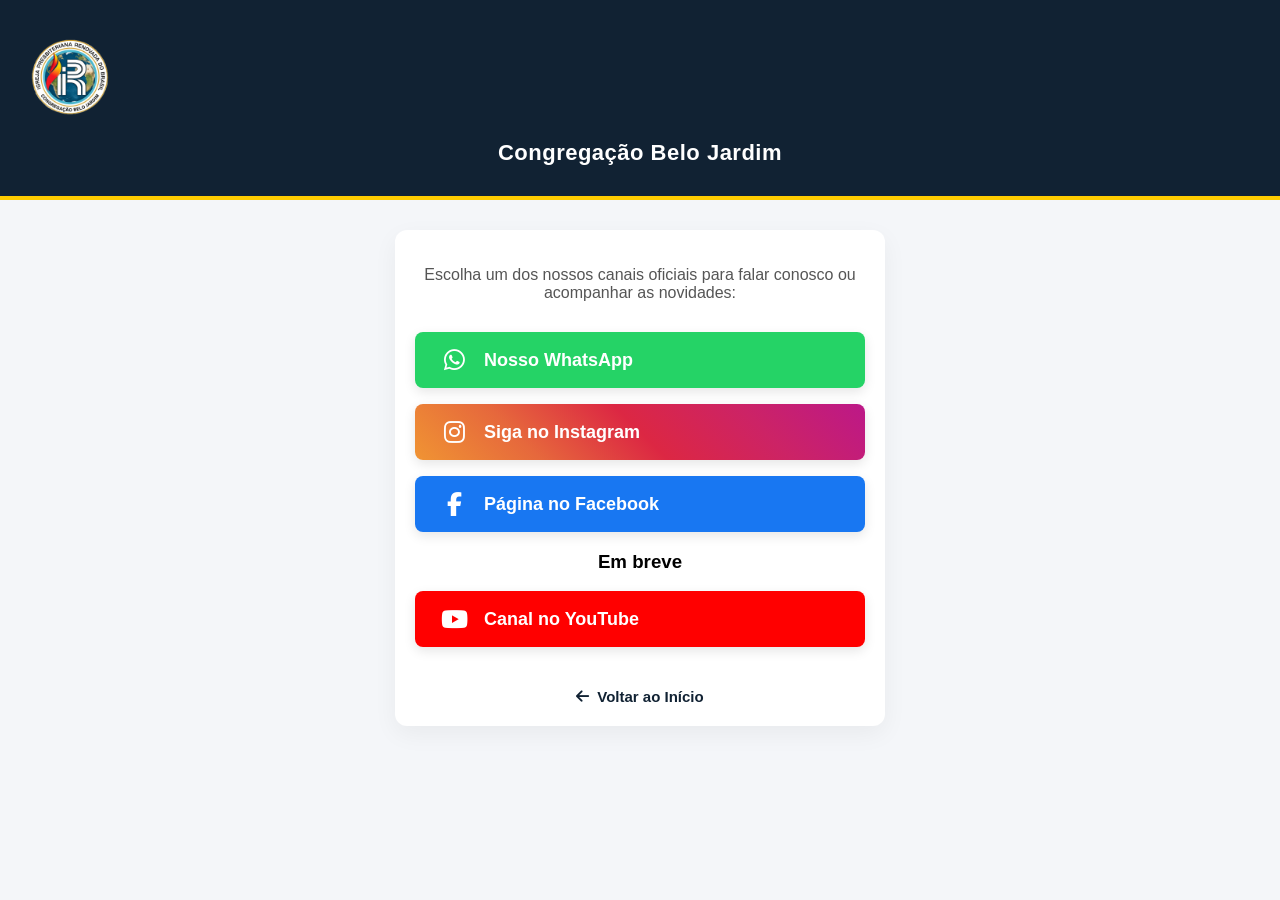
<file: contato.html>
<!DOCTYPE html>
<html lang="pt-BR">
<head>
    <meta charset="UTF-8">
    <meta name="viewport" content="width=device-width, initial-scale=1.0">
    <title>Contatos - Igreja Presbiteriana Renovada</title>
    
    <!-- Puxando o seu arquivo de estilo original para manter a identidade do site -->
    <link rel="stylesheet" href="style%20NAO%20MECHA.css">
    
    <!-- Biblioteca de ícones bonitos para o WhatsApp, Instagram e Facebook -->
    <link rel="stylesheet" href="https://cdnjs.cloudflare.com/ajax/libs/font-awesome/6.4.0/css/all.min.css">
    
    <style>
        body {
            background-color: #f4f6f9;
            font-family: 'Segoe UI', Tahoma, Geneva, Verdana, sans-serif;
            margin: 0;
            padding: 0;
        }
        .header-contato {
            background-color: #112233; /* O azul escuro padrão da igreja */
            color: white;
            padding: 30px 20px;
            text-align: center;
            border-bottom: 4px solid #ffcc00; /* Linha de destaque amarela/ouro */
        }
        .logo-igreja {
            width: 100px;
            height: auto;
            margin-bottom: 10px;
        }
        .container-contato {
            max-width: 450px;
            margin: 30px auto;
            padding: 20px;
            background: white;
            border-radius: 12px;
            box-shadow: 0 8px 24px rgba(0,0,0,0.05);
            text-align: center;
        }
        .subtitulo {
            color: #555;
            font-size: 16px;
            margin-bottom: 30px;
        }
        .card-rede {
            display: flex;
            align-items: center;
            padding: 16px 24px;
            margin: 16px 0;
            color: white;
            text-decoration: none;
            font-size: 18px;
            font-weight: 600;
            border-radius: 8px;
            box-shadow: 0 4px 12px rgba(0,0,0,0.1);
            transition: all 0.2s ease;
        }
        .card-rede i {
            font-size: 24px;
            margin-right: 15px;
            width: 30px;
            text-align: center;
        }
        .card-rede:active {
            transform: scale(0.97);
        }
        /* Cores premium e vibrantes para as redes */
        .whats { background-color: #25D366; }
        .insta { background: linear-gradient(45deg, #f09433 0%, #e6683c 25%, #dc2743 50%, #cc2366 75%, #bc1888 100%); }
        .face { background-color: #1877F2; }
        /* Coloque logo abaixo do .face { background-color: #1877F2; } */
        .ytube { background-color: #FF0000; }
        .btn-voltar-home {
            display: inline-flex;
            align-items: center;
            gap: 8px;
            margin-top: 25px;
            color: #112233;
            text-decoration: none;
            font-weight: bold;
            font-size: 15px;
        }
    </style>
</head>
<body>

    <!-- Topo personalizado com a Logo que você tem na pasta do site -->
    <div class="header-contato">
        <img src="Logo.png" alt="Logo Igreja" class="logo-igreja">
        <h2 style="margin: 5px 0 0 0; font-size: 22px; letter-spacing: 0.5px;">Congregação Belo Jardim</h2>
    </div>

    <div class="container-contato">
        <p class="subtitulo">Escolha um dos nossos canais oficiais para falar conosco ou acompanhar as novidades:</p>

        <!-- Link do WhatsApp (Troque o número abaixo pelo real da igreja) -->
        <a href="https://wa.me/558194961391" target="_blank" class="card-rede whats">
            <i class="fab fa-whatsapp"></i> Nosso WhatsApp
        </a>

        <!-- Link do Instagram (Troque o link pelo real da igreja) -->
        <a href="https://www.instagram.com/presbiterovaldemirlemos?igsh=dWZ4cWZnM2RibHB1" target="_blank" class="card-rede insta">
            <i class="fab fa-instagram"></i> Siga no Instagram
        </a>

        <!-- Link do Facebook (Troque o link pelo real da igreja) -->
        <a href="https://www.facebook.com/MissionariosValdemir.VanessaLemos" target="_blank" class="card-rede face">
            <i class="fab fa-facebook-f"></i> Página no Facebook
        </a>
        <h3>Em breve</h3>
        <!-- Link do YouTube (Substitua pelo link real do canal da igreja) -->
        <a href="https://youtube.com/seu_canal_da_igreja" target="_blank" class="card-rede ytube">
        <i class="fab fa-youtube"></i> Canal no YouTube
        </a>

        <!-- Botão elegante para voltar -->
        <a href="index.html" class="btn-voltar-home">
            <i class="fas fa-arrow-left"></i> Voltar ao Início
        </a>
    </div>

</body>
</html>
</file>
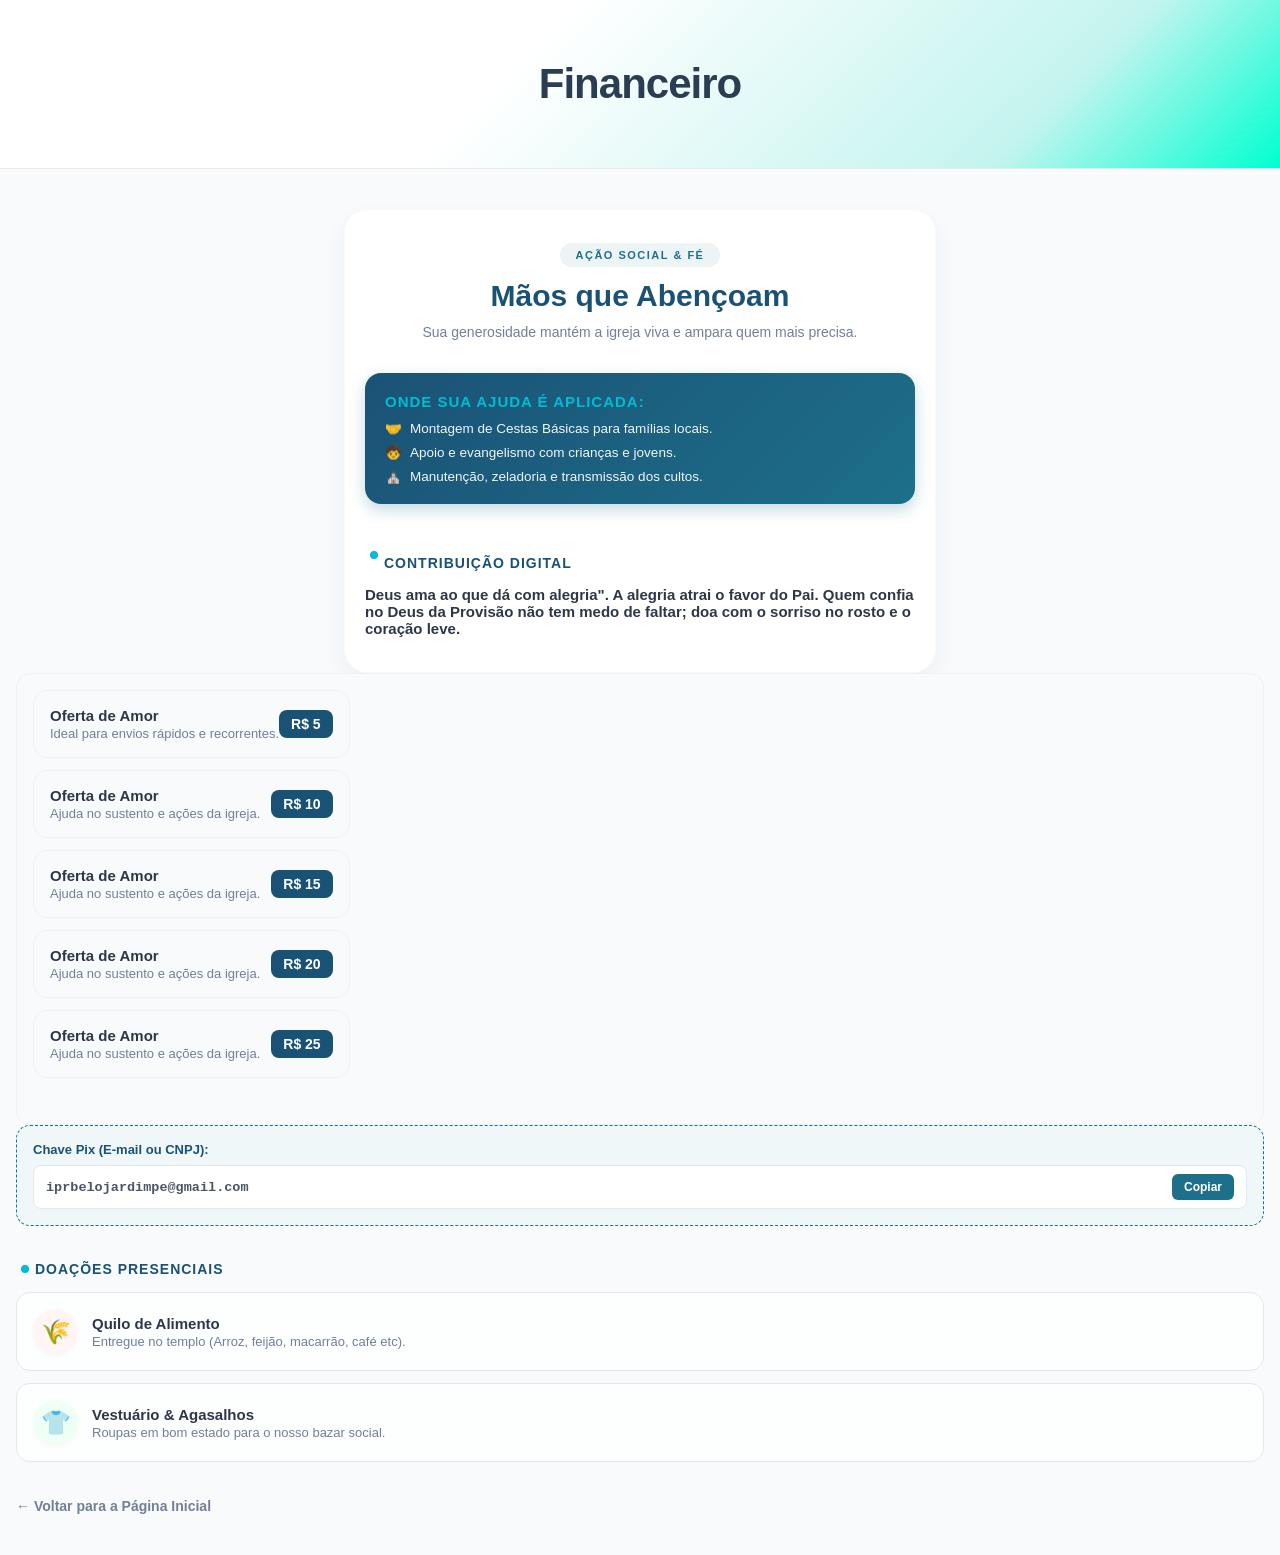
<file: Dizimo-e-ofertas.html>
<!DOCTYPE html>
<html lang="pt-BR">
<head>
    <meta charset="UTF-8">
    <!-- ESSA LINHA ABAIXO É A QUE RESOLVE O PROBLEMA: -->
    <meta name="viewport" content="width=device-width, initial-scale=1.0">
    
    <title>Contribua - Financeiro</title>
    <link rel="stylesheet" href="style-financeiro.css">
</head>
<body>

    <header class="header-financeiro">
        <h1>Financeiro</h1>
    </header>



<!-- ==========================================
     PÁGINA DE CONTRIBUIÇÃO E MISSÕES PREMIUM
     ========================================== -->
<section style="background-color: #f8fafc; padding: 40px 16px; font-family: 'Segoe UI', -apple-system, BlinkMacSystemFont, sans-serif;">
    
    <div style="background-color: #ffffff; max-width: 550px; margin: 0 auto; padding: 35px 20px; border-radius: 24px; box-shadow: 0 10px 25px rgba(29, 82, 118, 0.05); border: 1px solid rgba(0,0,0,0.02);">
        
        <!-- Cabeçalho -->
        <div style="text-align: center; margin-bottom: 30px;">
            <span style="background: rgba(29, 111, 138, 0.08); color: #1d6f8a; padding: 6px 16px; border-radius: 20px; font-size: 11px; font-weight: 700; text-transform: uppercase; letter-spacing: 1.5px;">Ação Social & Fé</span>
            <h2 style="font-size: 30px; font-weight: 800; color: #1a5276; margin: 15px 0 8px 0; line-height: 1.2;">Mãos que Abençoam</h2>
            <p style="color: #718096; font-size: 14px; margin: 0; line-height: 1.5;">Sua generosidade mantém a igreja viva e ampara quem mais precisa.</p>
        </div>

        <!-- Bloco de Impacto (Onde a ajuda é aplicada) -->
        <div style="background: linear-gradient(135deg, #1a5276 0%, #1d6f8a 100%); padding: 20px; border-radius: 16px; color: #ffffff; margin-bottom: 35px; text-align: left; box-shadow: 0 6px 15px rgba(29, 111, 138, 0.25);">
            <h4 style="margin: 0 0 10px 0; font-size: 15px; text-transform: uppercase; letter-spacing: 1px; font-weight: 700; color: #00bcd4;">Onde sua ajuda é aplicada:</h4>
            <div style="display: flex; flex-direction: column; gap: 8px; font-size: 13.5px; opacity: 0.95;">
                <div style="display: flex; align-items: center; gap: 8px;">🤝 <span>Montagem de Cestas Básicas para famílias locais.</span></div>
                <div style="display: flex; align-items: center; gap: 8px;">🧒 <span>Apoio e evangelismo com crianças e jovens.</span></div>
                <div style="display: flex; align-items: center; gap: 8px;">⛪ <span>Manutenção, zeladoria e transmissão dos cultos.</span></div>
            </div>
        </div>

        <!-- ABA 1: AJUDA FINANCEIRA ACESSÍVEL -->
        <h4 style="color: #1a5276; font-size: 14px; text-transform: uppercase; letter-spacing: 1px; margin: 0 0 15px 5px; font-weight: 700; text-align: left; display: flex; align-items: center; gap: 6px;">
            <span style="width: 8px; height: 8px; background-color: #00bcd4; border-radius: 50%;">
                </span><br> Contribuição Digital
        </h4>
              <h5  style="margin: 0; color: #2d3748; font-size: 15px; font-weight: 700;">Deus ama ao que dá com alegria". A alegria atrai o favor do Pai. Quem confia no Deus da Provisão não tem medo de faltar; doa com o sorriso no rosto e o coração leve.</h5>
    </div>
                        <!-- Opção R$ 20 -->
            <div style="background-color: #f8fafc; border-radius: 14px; padding: 16px; border: 1px solid #edf2f7; display: flex; justify-content: space-between; align-items: center;">
                
              <div style="display: flex; flex-direction: column; gap: 12px; margin-bottom: 30px; text-align: left;">
            <!-- Opção R$ 10 -->
            <div style="background-color: #f8fafc; border-radius: 14px; padding: 16px; border: 1px solid #edf2f7; display: flex; justify-content: space-between; align-items: center;">
                <div>
                    <h5 style="margin: 0; color: #2d3748; font-size: 15px; font-weight: 700;">Oferta de Amor</h5>
                    <p style="margin: 2px 0 0 0; color: #718096; font-size: 13px;">Ideal para envios rápidos e recorrentes.</p>
                </div>
                <span style="background: #1a5276; color: #fff; padding: 6px 12px; border-radius: 8px; font-weight: 700; font-size: 14px;">R$ 5</span>
            </div>

            <!-- Opção R$ 20 -->
            <div style="background-color: #f8fafc; border-radius: 14px; padding: 16px; border: 1px solid #edf2f7; display: flex; justify-content: space-between; align-items: center;">
                <div>
                    <h5 style="margin: 0; color: #2d3748; font-size: 15px; font-weight: 700;">Oferta de Amor</h5>
                    <p style="margin: 2px 0 0 0; color: #718096; font-size: 13px;">Ajuda no sustento e ações da igreja.</p>
                </div>
                <span style="background: #1a5276; color: #fff; padding: 6px 12px; border-radius: 8px; font-weight: 700; font-size: 14px;">R$ 10</span>
            </div>
                        <!-- Opção R$ 20 -->
            <div style="background-color: #f8fafc; border-radius: 14px; padding: 16px; border: 1px solid #edf2f7; display: flex; justify-content: space-between; align-items: center;">
                <div>
                    <h5 style="margin: 0; color: #2d3748; font-size: 15px; font-weight: 700;">Oferta de Amor</h5>
                    <p style="margin: 2px 0 0 0; color: #718096; font-size: 13px;">Ajuda no sustento e ações da igreja.</p>
                </div>
                <span style="background: #1a5276; color: #fff; padding: 6px 12px; border-radius: 8px; font-weight: 700; font-size: 14px;">R$ 15</span>
            </div>
                        <!-- Opção R$ 20 -->
            <div style="background-color: #f8fafc; border-radius: 14px; padding: 16px; border: 1px solid #edf2f7; display: flex; justify-content: space-between; align-items: center;">
                <div>
                    <h5 style="margin: 0; color: #2d3748; font-size: 15px; font-weight: 700;">Oferta de Amor</h5>
                    <p style="margin: 2px 0 0 0; color: #718096; font-size: 13px;">Ajuda no sustento e ações da igreja.</p>
                </div>
                <span style="background: #1a5276; color: #fff; padding: 6px 12px; border-radius: 8px; font-weight: 700; font-size: 14px;">R$ 20</span>
            </div>
                        <!-- Opção R$ 20 -->
            <div style="background-color: #f8fafc; border-radius: 14px; padding: 16px; border: 1px solid #edf2f7; display: flex; justify-content: space-between; align-items: center;">
                <div>
                    <h5 style="margin: 0; color: #2d3748; font-size: 15px; font-weight: 700;">Oferta de Amor</h5>
                    <p style="margin: 2px 0 0 0; color: #718096; font-size: 13px;">Ajuda no sustento e ações da igreja.</p>
                </div>
                <span style="background: #1a5276; color: #fff; padding: 6px 12px; border-radius: 8px; font-weight: 700; font-size: 14px;">R$ 25</span>
            </div>
               
            

            </div>
        </div>

        <!-- RECURSO CHAVE: COPIAR PIX DIRETO -->
<div style="background-color: #f0f7f9; border: 1px dashed #1d6f8a; padding: 16px; border-radius: 14px; margin-bottom: 35px;">
    <p style="margin: 0 0 8px 0; font-size: 13px; color: #1a5276; font-weight: 600;">Chave Pix (E-mail ou CNPJ):</p>
    <div style="display: flex; gap: 10px; background: #fff; padding: 8px 12px; border-radius: 8px; border: 1px solid #e2e8f0; align-items: center; justify-content: space-between;">
        <span id="chavePixTexto" style="font-size: 13.5px; color: #4a5568; font-weight: 600; font-family: monospace;">iprbelojardimpe@gmail.com</span>
        <button onclick="copiarChavePix()" style="background: #1d6f8a; color: #fff; border: none; padding: 6px 12px; border-radius: 6px; font-size: 12px; font-weight: 700; cursor: pointer;">Copiar</button>
    </div>
</div>

        <!-- ABA 2: DOAÇÕES FÍSICAS (AÇÃO SOCIAL) -->
        <h4 style="color: #1a5276; font-size: 14px; text-transform: uppercase; letter-spacing: 1px; margin: 0 0 15px 5px; font-weight: 700; text-align: left; display: flex; align-items: center; gap: 6px;">
            <span style="width: 8px; height: 8px; background-color: #00bcd4; border-radius: 50%;"></span> Doações Presenciais
        </h4>

        <div style="display: flex; flex-direction: column; gap: 12px; margin-bottom: 35px; text-align: left;">
            <!-- Cesta Básica -->
            <div style="background: #fdfefe; border: 1px solid #e2e8f0; border-radius: 14px; padding: 16px; display: flex; gap: 14px; align-items: center;">
                <div style="font-size: 24px; background: #fff5f5; width: 45px; height: 45px; border-radius: 50%; display: flex; align-items: center; justify-content: center; box-shadow: 0 2px 5px rgba(0,0,0,0.03);">🌾</div>
                <div>
                    <h5 style="margin: 0; color: #2d3748; font-size: 15px; font-weight: 700;">Quilo de Alimento</h5>
                    <p style="margin: 2px 0 0 0; color: #718096; font-size: 13px;">Entregue no templo (Arroz, feijão, macarrão, café etc).</p>
                </div>
            </div>

            <!-- Roupas -->
            <div style="background: #fdfefe; border: 1px solid #e2e8f0; border-radius: 14px; padding: 16px; display: flex; gap: 14px; align-items: center;">
                <div style="font-size: 24px; background: #f0fff4; width: 45px; height: 45px; border-radius: 50%; display: flex; align-items: center; justify-content: center; box-shadow: 0 2px 5px rgba(0,0,0,0.03);">👕</div>
                <div>
                    <h5 style="margin: 0; color: #2d3748; font-size: 15px; font-weight: 700;">Vestuário & Agasalhos</h5>
                    <p style="margin: 2px 0 0 0; color: #718096; font-size: 13px;">Roupas em bom estado para o nosso bazar social.</p>
                </div>
            </div>
        </div>

        <!-- Botão Voltar Minimalista -->
        <div>
            <a href="index.html" style="display: inline-block; color: #718096; text-decoration: none; font-size: 14px; font-weight: 700; transition: color 0.2s;">
                ← Voltar para a Página Inicial
            </a>
        </div>

    </div>
</section>

<!-- Script para a mágica do botão copiar funcionar -->
<script>
function copiarChavePix() {
    const textoChave = document.getElementById('chavePixTexto').innerText;
    navigator.clipboard.writeText(textoChave).then(() => {
        alert("Chave Pix copiada com sucesso! Só abrir o app do seu banco e colar.");
    }).catch(err => {
        alert("Não foi possível copiar automaticamente. Digite: " + textoChave);
    });
}
</script>
</body>
    </html>
</file>
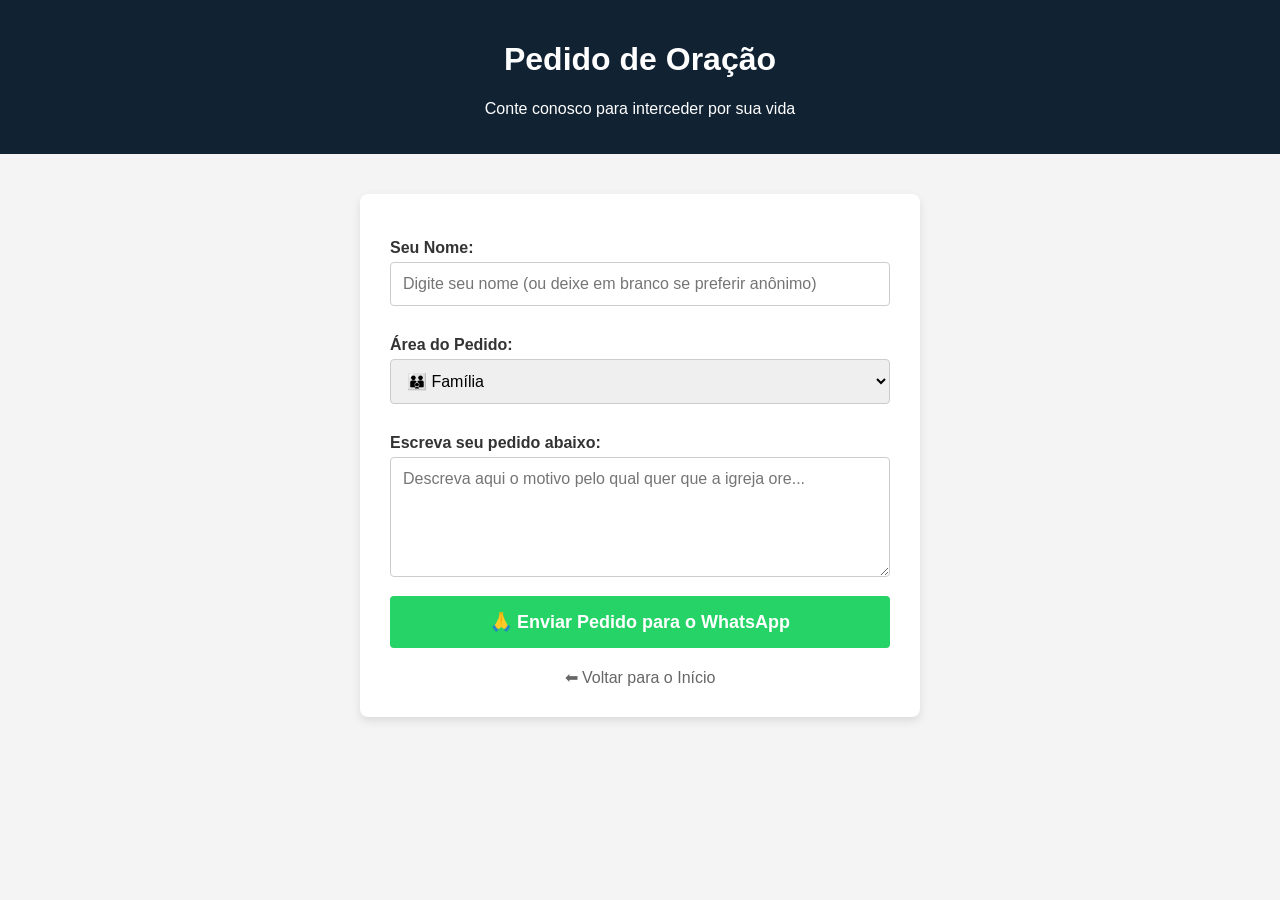
<file: pedido de oração.html>
<!DOCTYPE html>
<html lang="pt-BR">
<head>
    <meta charset="UTF-8">
    <meta name="viewport" content="width=device-width, initial-scale=1.0">
    <title>Pedido de Oração</title>
<link rel="stylesheet" href="style NAO MECHA.css">
    <style>
        body { margin: 0; font-family: Arial, sans-serif; background-color: #f4f4f4; color: #333; text-align: center; }
        .header-pag { background-color: #112233; color: white; padding: 20px; }
        .container { max-width: 500px; margin: 40px auto; padding: 30px; background: white; border-radius: 8px; box-shadow: 0 4px 10px rgba(0,0,0,0.1); }
        
        /* Estilo do Formulário */
        label { display: block; margin: 15px 0 5px; font-weight: bold; text-align: left; }
        input, select, textarea { width: 100%; padding: 12px; margin-bottom: 15px; border: 1px solid #ccc; border-radius: 4px; box-sizing: border-box; font-size: 16px; font-family: Arial, sans-serif; }
        textarea { resize: vertical; height: 120px; }
        
        /* Botão Enviar */
        .btn-whatsapp { display: block; width: 100%; padding: 15px; background-color: #25D366; color: white; border: none; border-radius: 4px; font-size: 18px; font-weight: bold; cursor: pointer; text-decoration: none; transition: 0.2s; }
        .btn-whatsapp:hover { background-color: #128C7E; }
        .btn-voltar { display: inline-block; margin-top: 20px; color: #666; text-decoration: none; }
    </style>
</head>
<body>

    <div class="header-pag">
        <h1>Pedido de Oração</h1>
        <p>Conte conosco para interceder por sua vida</p>
    </div>

    <div class="container">
        <label for="nome">Seu Nome:</label>
        <input type="text" id="nome" placeholder="Digite seu nome (ou deixe em branco se preferir anônimo)">

        <label for="area">Área do Pedido:</label>
        <select id="area">
            <option value="Família">👪 Família</option>
      
        </select>

        <label for="mensagem">Escreva seu pedido abaixo:</label>
        <textarea id="mensagem" placeholder="Descreva aqui o motivo pelo qual quer que a igreja ore..."></textarea>

        <button class="btn-whatsapp" onclick="enviarPedido()">🙏 Enviar Pedido para o WhatsApp</button>

        <a href="index.html" class="btn-voltar">⬅ Voltar para o Início</a>
    </div>

    <script>
        // Altere para o número real de WhatsApp do Pastor ou Grupo de Intercessão (DDI + DDD + Número)
        const numeroWhatsOracao = "+55 81 9496-1391"; 

        function enviarPedido() {
            let nome = document.getElementById('nome').value.trim();
            const area = document.getElementById('area').value;
            const mensagem = document.getElementById('mensagem').value.trim();

            // Validação simples: o pedido não pode ser enviado em branco
            if (!mensagem) {
                alert("Por favor, escreva o seu pedido de oração.");
                return;
            }

            // Se o nome não for preenchido, envia como anônimo
            if (nome === "") {
                nome = "Anônimo";
            }

            // Monta o texto que vai chegar no WhatsApp da igreja de forma bem organizada
            const textoMensagem = ` *NOVO PEDIDO DE ORAÇÃO*\n\n` +
                                  `👤 *Quem pediu:* ${nome}\n` +
                                   `*Área do pedido:* ${area}\n\n` +
                                  `📝 *Pedido:* \n"${mensagem}"\n\n` +
                                  `Estou enviando através do site da igreja para que o ministério de intercessão ore por mim.`;
            
            // Codifica o texto para formato de link
            const textoCodificado = encodeURIComponent(textoMensagem);

            // Cria o link final do WhatsApp
            const linkWhatsApp = `https://api.whatsapp.com/send?phone=${numeroWhatsOracao}&text=${textoCodificado}`;

            // Abre o WhatsApp
            window.open(linkWhatsApp, '_blank');
        }
    </script>

</body>
</html>
</file>
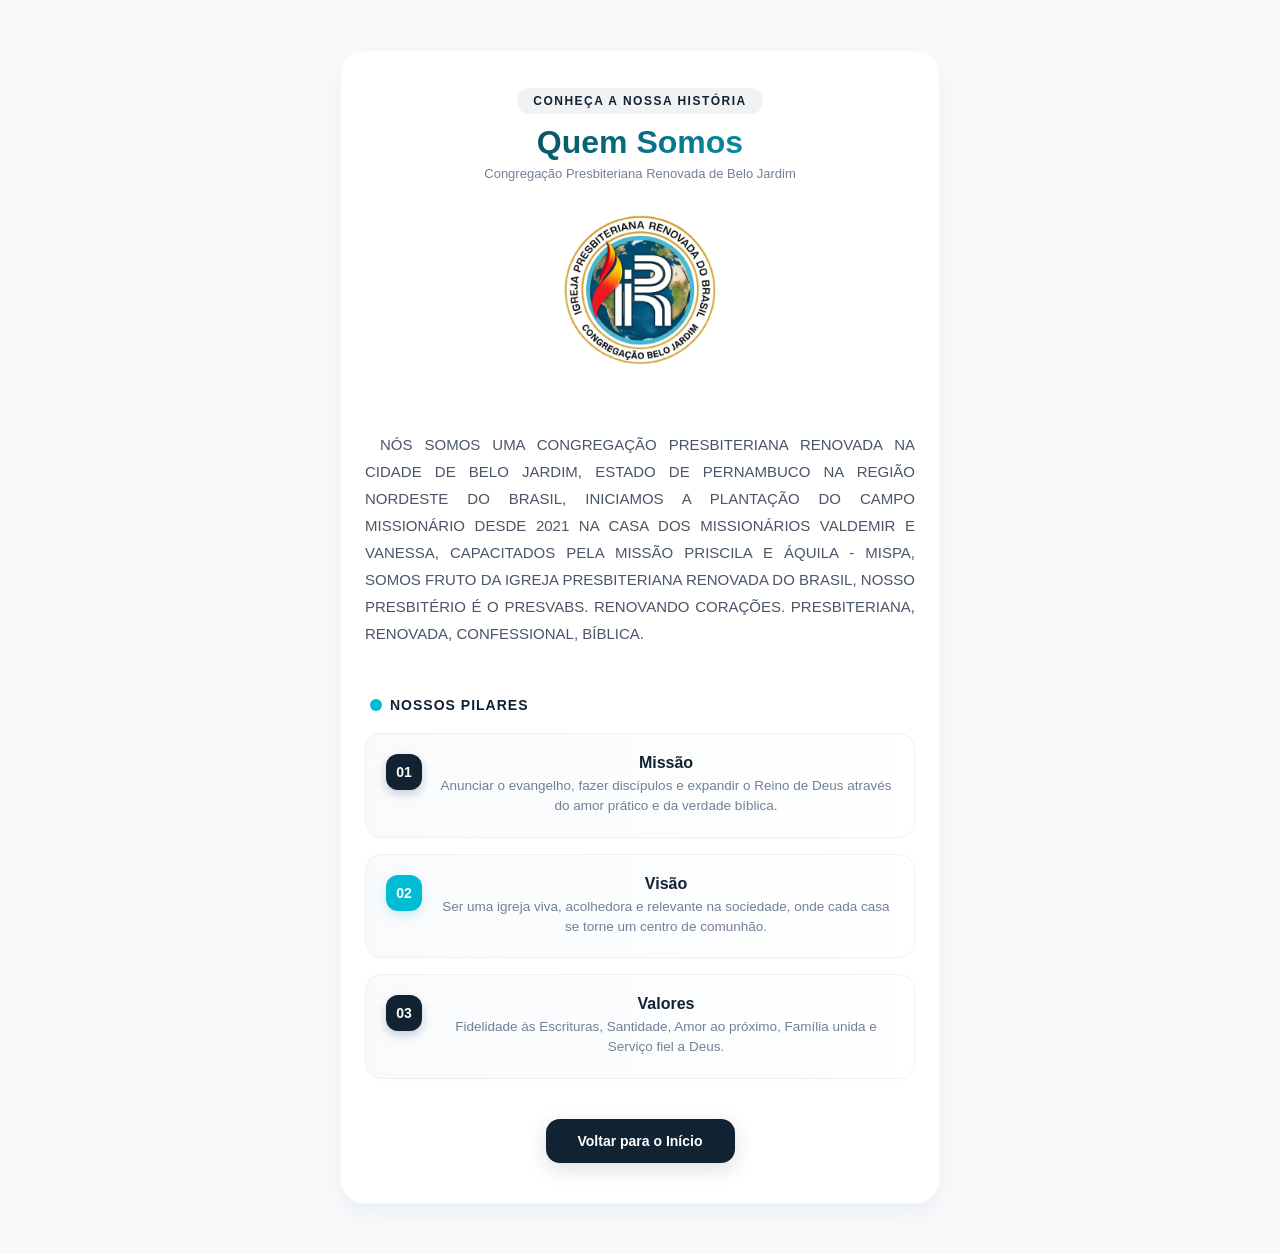
<file: quem-somos.html>
<!DOCTYPE html>
<html lang="pt-BR">
<head>
    <meta charset="UTF-8">
    <meta name="viewport" content="width=device-width, initial-scale=1.0">
     <link rel="stylesheet" href="style NAO MECHA.css">
    <title>Quem Somos - Detalhes</title>
    <style>
        body { margin: 0; font-family: Arial, sans-serif; background-color: #f4f4f4; color: #333; }
        .header-pag { background-color: #112233; color: white; padding: 20px; text-align: center; }
        .container { max-width: 800px; margin: 40px auto; padding: 20px; background: white; border-radius: 8px; box-shadow: 0 4px 10px rgba(0,0,0,0.1); }
        .btn-voltar { display: inline-block; padding: 10px 20px; background-color: #1a2e40; color: white; text-decoration: none; border-radius: 4px; margin-top: 20px; }
        .btn-voltar:hover { background-color: #bfa15f; }
    </style>
</head>
<body>

<section style="background-color: #f8fafc; padding: 50px 16px; font-family: 'Segoe UI', -apple-system, BlinkMacSystemFont, Roboto, sans-serif;">
    
    <div style="background-color: #ffffff; max-width: 550px; margin: 0 auto; padding: 40px 24px; border-radius: 24px; box-shadow: 0 10px 25px rgba(17, 34, 51, 0.05); border: 1px solid rgba(17, 34, 51, 0.03);">
        
        <div style="text-align: center; margin-bottom: 35px;">
            <span style="background: rgba(17, 34, 51, 0.06); color: #112233; padding: 6px 16px; border-radius: 20px; font-size: 12px; font-weight: 700; text-transform: uppercase; letter-spacing: 1.5px;">Conheça a nossa história</span>
            
            <h2 style="font-size: 32px; font-weight: 800; background: linear-gradient(135deg, #112233 0%, #00bcd4 100%); -webkit-background-clip: text; -webkit-text-fill-color: transparent; margin: 15px 0 5px 0;">Quem Somos</h2>
            
            <p style="color: #718096; font-size: 13px; margin: 0 0 15px 0; font-weight: 500;">Congregação Presbiteriana Renovada de Belo Jardim</p>
            
            <div style="display: flex; justify-content: center; margin-top: 10px;">
                <img src="Logo.png" alt="Logo Igreja" style="width: 200px; height: 200px; object-fit: cover; border-radius: 10%; border: 0px solid #00bcd4; box-shadow: 0 0px 0px rgba(0, 188, 212, 0.2);">
            </div>
        </div>
        
        <div style="line-height: 1.8; color: #4a5568; font-size: 15px; text-align: justify; margin-bottom: 40px;">
            <p style="margin-bottom: 50px; text-indent: 15px;">
NÓS SOMOS UMA CONGREGAÇÃO PRESBITERIANA RENOVADA NA CIDADE DE BELO JARDIM, ESTADO DE PERNAMBUCO NA REGIÃO NORDESTE DO BRASIL, INICIAMOS A PLANTAÇÃO DO CAMPO MISSIONÁRIO DESDE 2021 NA CASA DOS MISSIONÁRIOS VALDEMIR E VANESSA, CAPACITADOS PELA MISSÃO PRISCILA E ÁQUILA - MISPA, SOMOS FRUTO DA IGREJA PRESBITERIANA RENOVADA DO BRASIL, NOSSO PRESBITÉRIO É O PRESVABS.
RENOVANDO CORAÇÕES.
PRESBITERIANA, RENOVADA, CONFESSIONAL, BÍBLICA.
            </p>

        </div>
        
        <h4 style="color: #112233; font-size: 14px; text-transform: uppercase; letter-spacing: 1px; margin: 0 0 20px 5px; font-weight: 700; display: flex; align-items: center; gap: 8px;">
            <span style="width: 12px; height: 12px; background-color: #00bcd4; border-radius: 50%; display: inline-block;"></span>
            Nossos Pilares
        </h4>
        
        <div style="display: flex; flex-direction: column; gap: 16px; margin-bottom: 40px;">
            
            <div style="background: linear-gradient(to right, #f8fafc, #ffffff); border-radius: 16px; padding: 20px; border: 1px solid #edf2f7; display: flex; gap: 16px; align-items: flex-start; box-shadow: 0 2px 4px rgba(0,0,0,0.01);">
                <div style="background: #112233; color: #ffffff; min-width: 36px; height: 36px; border-radius: 12px; display: flex; align-items: center; justify-content: center; font-weight: 700; font-size: 14px; box-shadow: 0 4px 10px rgba(17,34,51,0.2);">01</div>
                <div>
                    <h3 style="margin: 0 0 4px 0; color: #112233; font-size: 16px; font-weight: 700;">Missão</h3>
                    <p style="margin: 0; color: #718096; font-size: 13.5px; line-height: 1.5;">Anunciar o evangelho, fazer discípulos e expandir o Reino de Deus através do amor prático e da verdade bíblica.</p>
                </div>
            </div>
            
            <div style="background: linear-gradient(to right, #f8fafc, #ffffff); border-radius: 16px; padding: 20px; border: 1px solid #edf2f7; display: flex; gap: 16px; align-items: flex-start; box-shadow: 0 2px 4px rgba(0,0,0,0.01);">
                <div style="background: #00bcd4; color: #ffffff; min-width: 36px; height: 36px; border-radius: 12px; display: flex; align-items: center; justify-content: center; font-weight: 700; font-size: 14px; box-shadow: 0 4px 10px rgba(0,188,212,0.2);">02</div>
                <div>
                    <h3 style="margin: 0 0 4px 0; color: #112233; font-size: 16px; font-weight: 700;">Visão</h3>
                    <p style="margin: 0; color: #718096; font-size: 13.5px; line-height: 1.5;">Ser uma igreja viva, acolhedora e relevante na sociedade, onde cada casa se torne um centro de comunhão.</p>
                </div>
            </div>
            
            <div style="background: linear-gradient(to right, #f8fafc, #ffffff); border-radius: 16px; padding: 20px; border: 1px solid #edf2f7; display: flex; gap: 16px; align-items: flex-start; box-shadow: 0 2px 4px rgba(0,0,0,0.01);">
                <div style="background: #112233; color: #ffffff; min-width: 36px; height: 36px; border-radius: 12px; display: flex; align-items: center; justify-content: center; font-weight: 700; font-size: 14px; box-shadow: 0 4px 10px rgba(17,34,51,0.2);">03</div>
                <div>
                    <h3 style="margin: 0 0 4px 0; color: #112233; font-size: 16px; font-weight: 700;">Valores</h3>
                    <p style="margin: 0; color: #718096; font-size: 13.5px; line-height: 1.5;">Fidelidade às Escrituras, Santidade, Amor ao próximo, Família unida e Serviço fiel a Deus.</p>
                </div>
            </div>
            
        </div>
        
        <div style="text-align: center;">
            <a href="index.html" style="display: inline-flex; align-items: center; justify-content: center; background-color: #112233; color: #ffffff; padding: 14px 32px; text-decoration: none; border-radius: 14px; font-size: 14px; font-weight: 700; box-shadow: 0 6px 20px rgba(17, 34, 51, 0.15); transition: all 0.2s;">
                Voltar para o Início
            </a>
        </div>
        
    </div>
</section>
</body>
</html>
</file>
<file: style NAO MECHA.css>
body { margin: 0; font-family: Arial, sans-serif; background-color: #f8f9fa; }
        .navbar { background-color: #112233; color: white; padding: 15px 20px; display: flex; justify-content: space-between; align-items: center; position: fixed; width: 100%; top: 0; left: 0; box-sizing: border-box; z-index: 1000; }
        .logo { font-weight: bold; font-size: 20px; }
        .menu-toggle { cursor: pointer; display: flex; flex-direction: column; justify-content: space-between; width: 28px; height: 20px; z-index: 1001; }
        .menu-toggle .bar { height: 3px; width: 100%; background-color: white; border-radius: 2px; }
        .menu-lateral { position: fixed; top: 0; right: -100%; width: 300px; height: 100vh; background-color: #1a2e40; padding-top: 70px; transition: 0.4s ease; z-index: 999; }
        .menu-lateral.active { right: 0; }
        .menu-lateral a { display: block; padding: 18px 25px; color: #ecf0f1; text-decoration: none; font-size: 16px; border-bottom: 1px solid #243b53; }
        .menu-lateral a:hover { background-color: #243b53; color: #bfa15f; }
        .close-btn { position: absolute; top: 15px; right: 20px; color: white; font-size: 35px; cursor: pointer; }
        .conteudo { padding: 100px 20px; text-align: center; }
        /* Estilos Gerais (Estilo IPRB do vídeo) */
        body {
            margin: 0;
            font-family: 'Arial', sans-serif;
            background-color: #f4f4f4;
        }

        /* Barra de Topo Azul Escuro */
        .navbar {
            background-color: #112233; /* Azul escuro igual ao do vídeo */
            color: white;
            padding: 15px 20px;
            display: flex;
            justify-content: space-between;
            align-items: center;
            position: fixed;
            width: 100%;
            top: 0;
            box-sizing: border-box;
            z-index: 1000;
        }

        .logo {
            font-weight: bold;
            font-size: 18px;
        }

        /* Ícone do Hambúrguer */
        .menu-toggle {
            cursor: pointer;
            display: flex;
            flex-direction: column;
            justify-content: space-between;
            width: 30px;
            height: 21px;
            z-index: 1001;
        }

        .menu-toggle .bar {
            height: 3px;
            width: 100%;
            background-color: white;
            border-radius: 10px;
            transition: 0.3s;
        }

        /* Menu Lateral Oculto (Slide-in) */
        .menu-lateral {
            position: fixed;
            top: 0;
            right: -100%; /* Começa escondido na direita */
            width: 280px;
            height: 100vh;
            background-color: #1a2e40;
            padding-top: 80px;
            transition: 0.4s ease;
            box-shadow: -5px 0 15px rgba(0,0,0,0.3);
            z-index: 999;
        }

        /* Quando o menu estiver ativo */
        .menu-lateral.active {
            right: 0;
        }

        /* Links do Menu */
        .menu-lateral a {
            display: block;
            padding: 15px 25px;
            color: #ffffff;
            text-decoration: none;
            font-size: 18px;
            border-bottom: 1px solid #253d54;
            transition: 0.2s;
        }

        .menu-lateral a:hover {
            background-color: #253d54;
            padding-left: 35px; /* Efeito sutil ao passar o mouse */
        }

        /* Botão de Fechar dentro do menu */
        .close-btn {
            position: absolute;
            top: 20px;
            right: 20px;
            color: white;
            font-size: 30px;
            cursor: pointer;
            
        }
            body {
            font-family: Arial, sans-serif;
            margin: 0;
            padding: 0;
            background-color: #f4f4f4;
            text-align: center;
        }

        .header {
            background-color:#333;
            color: white;
            padding: 20px;
        }

        /* --- Estilo do Carrossel (Fotos Rolando) --- */
 /* --- CONFIGURAÃ‡ÃƒO FORÃ‡ADA DO CARROSSEL --- */
.carrossel-container {
    position: relative !important; /* O '!important' forÃ§a o navegador a aceitar o comando */
    max-width: 800px;
    margin: 20px auto;
    overflow: hidden;
    border-radius: 8px;
    box-shadow: 0 4px 8px rgba(0,0,0,0.2);
}

.slides {
    display: flex;
    width: 100%;
}

.slide {
    display: none;
    width: 100%;
}

.slide img {
    width: 100%;
    height: 400px;
    object-fit: cover;
    display: block; /* Remove espaÃ§os invisÃ­veis abaixo da foto */
}

/* --- CONFIGURAÃ‡ÃƒO FORÃ‡ADA DAS SETAS --- */
.seta {
    cursor: pointer;
    position: absolute !important; /* ForÃ§a a seta a desgrudar do chÃ£o e flutuar */
    top: 25% !important;           /* ForÃ§a a seta a ir para a metade da foto */
    transform: translateY(-50%) !important; /* Centraliza perfeitamente na vertical */
    width: 50px;  
    height: 50px;
    z-index: 999 !important;       /* ForÃ§a a ficar na frente de qualquer foto */
    transition: 0.2s;
}

.seta:hover {
    transform: translateY(-50%) scale(1.1) !important;
    opacity: 0.8;
}

/* Alinhamento nas laterais da foto */
.seta-esquerda { 
    left: 15px !important; 
}

.seta-direita { 
    right: 15px !important; 
}
        .caixa-destaque h2 {
            margin-top: 0;
            color: #000;
            border-bottom: 2px solid #ddd;
            padding-bottom: 10px;
        }
            /* --- 1. BARRA SUPERIOR MARROM (NOVA) --- */
        .barra-topo {
            background-color: #a0784c; 
            padding: 8px 20px;
            display: flex;
            justify-content: flex-end; 
            gap: 15px; 
        }
        .barra-topo a {
            color: white;
            text-decoration: none;
            font-size: 12px;
            font-weight: bold;
            text-transform: uppercase;
        }

        /* --- 2. CABEÃ‡ALHO PRINCIPAL AZUL (NOVA) --- */
        .cabecalho-principal {
            background-color: #0d2343; 
            padding: 15px 20px;
            display: flex;
            justify-content: space-between; 
            align-items: center;
        }
        .logo-igreja {
            display: flex;
            align-items: center;
            gap: 10px;
            color: white;
            text-align: left;
        }
        .logo-igreja img {
            height: 50px; 
        }
        .logo-texto h1 {
            font-size: 14px;
            margin: 0;
            text-transform: uppercase;
            letter-spacing: 1px;
        }
        .logo-texto p {
            font-size: 18px;
            font-weight: bold;
            margin: 0;
        }
        .botoes-direita {
            display: flex;
            gap: 15px;
        }
        .botao-topo {
            background-color: rgba(255, 255, 255, 0.1);
            border: none;
            color: white;
            padding: 10px;
            border-radius: 8px;
            cursor: pointer;
            font-size: 18px;
        }
</file>
<file: style-financeiro.css>
/* ==========================================================================
   ESTILO COMPLETO DA PÁGINA FINANCEIRA (ESTILO MISPA)
   ========================================================================== */

/* Configurações Globais */
body {
    margin: 0;
    padding: 0;
    font-family: 'Segoe UI', Arial, sans-serif;
    background-color: #ffffff;
    color: #333333;
}

.container {
    max-width: 500px; /* Mantém o visual fininho e elegante de celular */
    margin: 0 auto;
    padding: 20px;
    box-sizing: border-box;
}

/* 1. Header com Efeito de Fundo Degradê Fluido */
.header-financeiro {
    background: linear-gradient(135deg, #ffffff 40%, #c4f4ef 80%, #00ffd0 100%);
    padding: 60px 20px;
    text-align: center;
    border-bottom: 1px solid #eaeaea;
}

.header-financeiro h1 {
    font-size: 42px;
    color: #2b3d52;
    margin: 0;
    font-weight: bold;
    letter-spacing: -1px;
}

/* 2. Introdução e Crachás (Badges) */
.intro {
    text-align: center;
    margin-top: 20px;
}

.badge {
    display: inline-block;
    border: 2px solid #1f6f8b;
    color: #1f6f8b;
    padding: 6px 16px;
    font-size: 14px;
    font-weight: bold;
    border-radius: 4px;
    letter-spacing: 1px;
}

.intro h2 {
    font-size: 28px;
    color: #2b3d52;
    margin: 15px 0 5px 0;
}

.intro p {
    color: #666;
    font-size: 15px;
    margin-bottom: 25px;
}

/* Botão Azul Principal */
.btn-principal {
    background-color: #1f6f8b;
    color: white;
    border: none;
    padding: 12px 30px;
    font-size: 14px;
    font-weight: bold;
    border-radius: 4px;
    cursor: pointer;
    box-shadow: 0 4px 6px rgba(0,0,0,0.1);
}

/* 3. Cards de Valores Arredondados */
.cards-valores {
    margin: 30px 0;
}

.card-valor {
    display: flex;
    align-items: center;
    background-color: #f3f4f6;
    padding: 15px;
    border-radius: 12px;
    margin-bottom: 15px;
    box-shadow: 0 2px 4px rgba(0,0,0,0.02);
}

.numero-box {
    background-color: #1f6f8b;
    color: white;
    font-weight: bold;
    font-size: 18px;
    width: 35px;
    height: 35px;
    display: flex;
    align-items: center;
    justify-content: center;
    border-radius: 4px;
    margin-right: 15px;
}

.card-valor p {
    margin: 0;
    font-weight: bold;
    font-size: 16px;
    color: #444;
}

/* 4. Responsável Financeiro e Perfil */
.responsavel-section {
    text-align: center;
    margin: 40px 0;
}

.badge-responsavel {
    display: inline-block;
    background-color: #1f6f8b;
    color: white;
    padding: 8px 18px;
    font-size: 13px;
    font-weight: bold;
    border-radius: 4px;
    margin-bottom: 20px;
}

.perfil-box {
    background-color: white;
    border: 1px solid #e5e7eb;
    border-radius: 16px;
    padding: 25px;
    box-shadow: 0 4px 12px rgba(0,0,0,0.05);
}

.foto-perfil {
    width: 80px;
    height: 80px;
    border-radius: 50%;
    object-fit: cover;
    margin-bottom: 10px;
}

.perfil-box h3 {
    margin: 5px 0;
    color: #2b3d52;
}

.link-whats-pequeno {
    color: #25D366;
    text-decoration: none;
    font-size: 12px;
    font-weight: bold;
    display: inline-block;
    margin: 5px 0;
}

.email-texto {
    color: #666;
    font-size: 14px;
    margin: 5px 0 0 0;
}

/* 5. Botões Largos de Ação */
.botoes-acao {
    margin: 30px 0;
}

.btn-largo {
    display: block;
    text-align: center;
    padding: 15px;
    font-weight: bold;
    font-size: 14px;
    text-decoration: none;
    border-radius: 4px;
    margin-bottom: 15px;
    box-shadow: 0 4px 6px rgba(0,0,0,0.08);
}

.btn-azul { background-color: #1f6f8b; color: white; }
.btn-verde { background-color: #25D366; color: white; }

/* 6. Grid e Box do PIX */
.pix-section {
    background-color: #ffffff;
    border: 1px solid #e5e7eb;
    border-radius: 16px;
    padding: 20px;
    margin-bottom: 40px;
    box-shadow: 0 4px 12px rgba(0,0,0,0.05);
}

.pix-container {
    display: flex;
    align-items: center;
    gap: 20px;
}

.qr-code {
    width: 130px;
    height: 130px;
}

.pix-dados {
    font-size: 13px;
    text-align: left;
    color: #444;
}

.pix-dados p {
    margin: 4px 0;
}

/* 7. Footer Container das Contas Bancárias (Visual Azul de Fundo) */
.contas-bancarias {
    background-color: #1f6f8b;
    color: white;
    padding: 35px 20px;
    border-radius: 16px;
    margin-bottom: 20px;
}

.badge-transf {
    display: inline-block;
    border: 1px solid white;
    padding: 4px 12px;
    font-size: 12px;
    font-weight: bold;
    border-radius: 4px;
}

.contas-bancarias h3 {
    margin: 15px 0 25px 0;
    font-size: 22px;
}

.bancos-grid {
    display: flex;
    flex-direction: column;
    gap: 15px;
}

.card-banco {
    background-color: white;
    color: #333;
    padding: 15px;
    border-radius: 12px;
    text-align: center;
    box-shadow: 0 4px 6px rgba(0,0,0,0.1);
}

.card-banco p {
    margin: 5px 0 0 0;
    font-weight: 500;
  }
</file>
